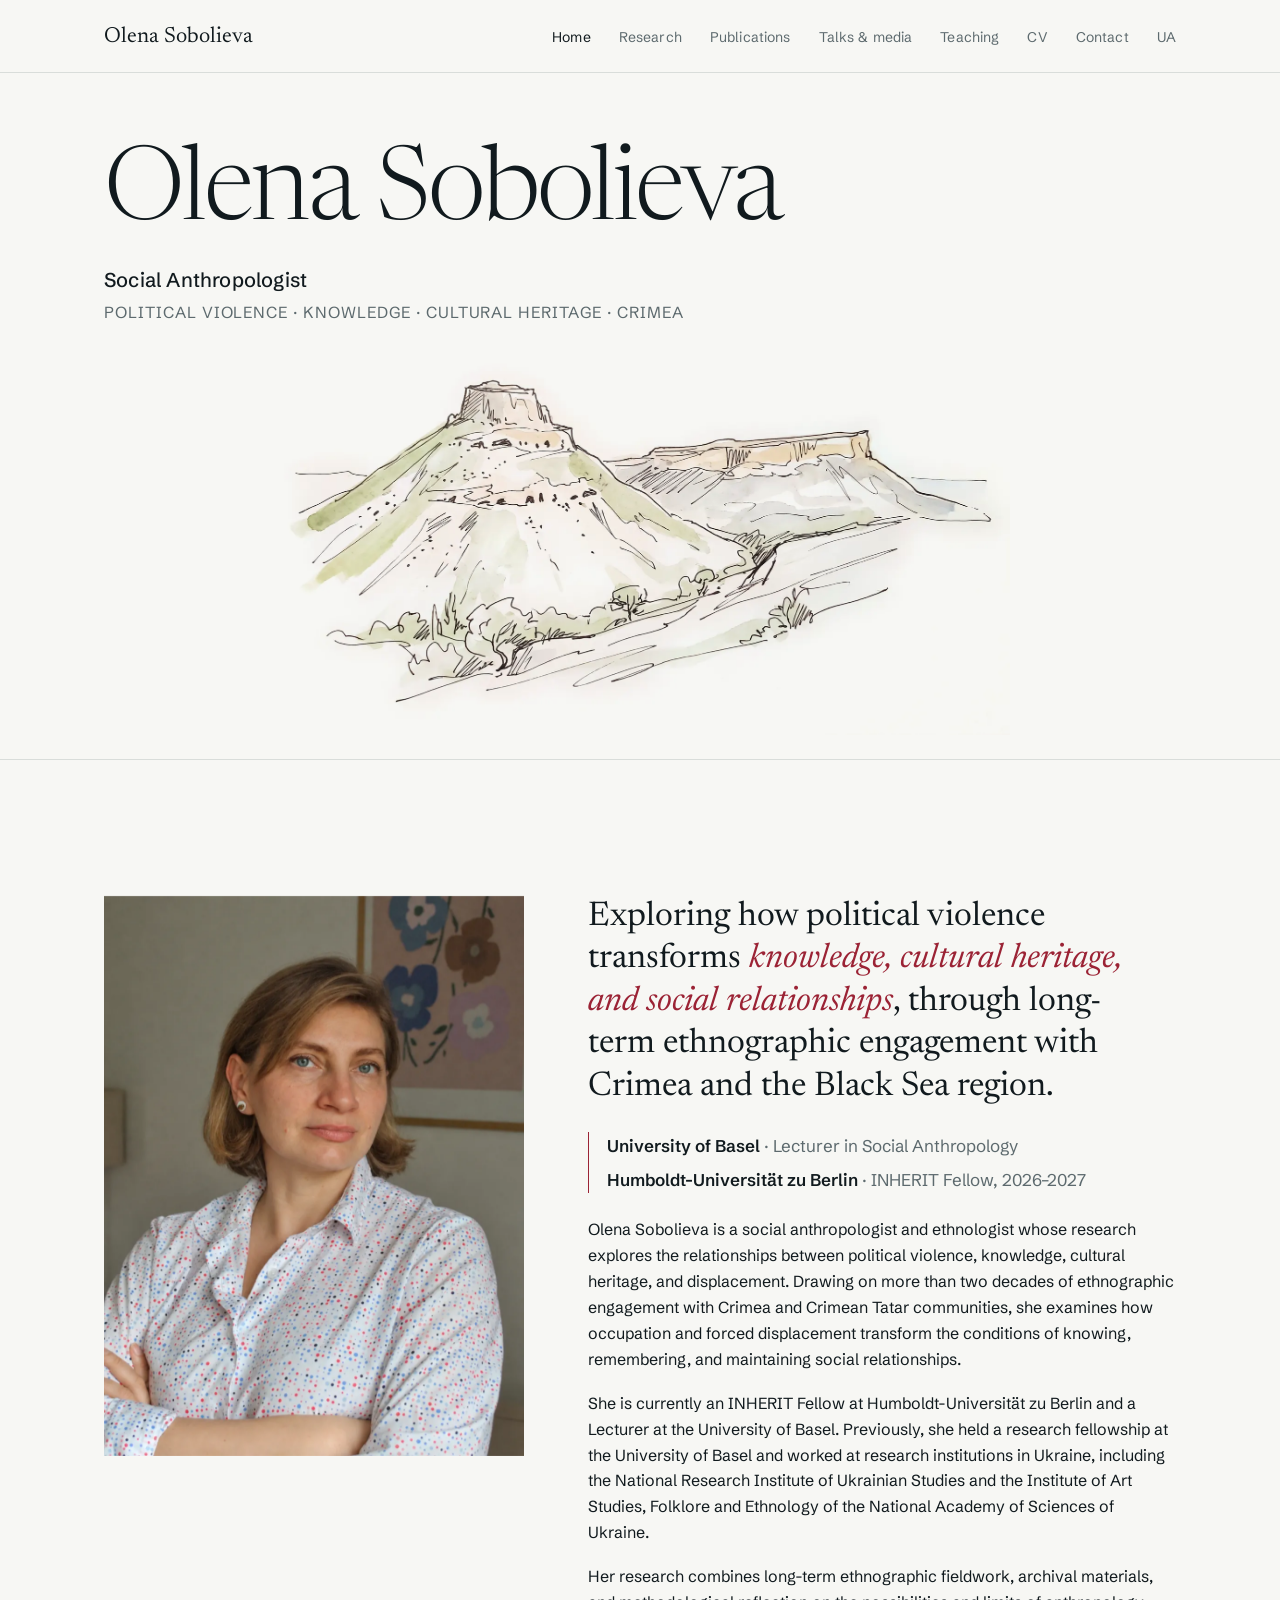
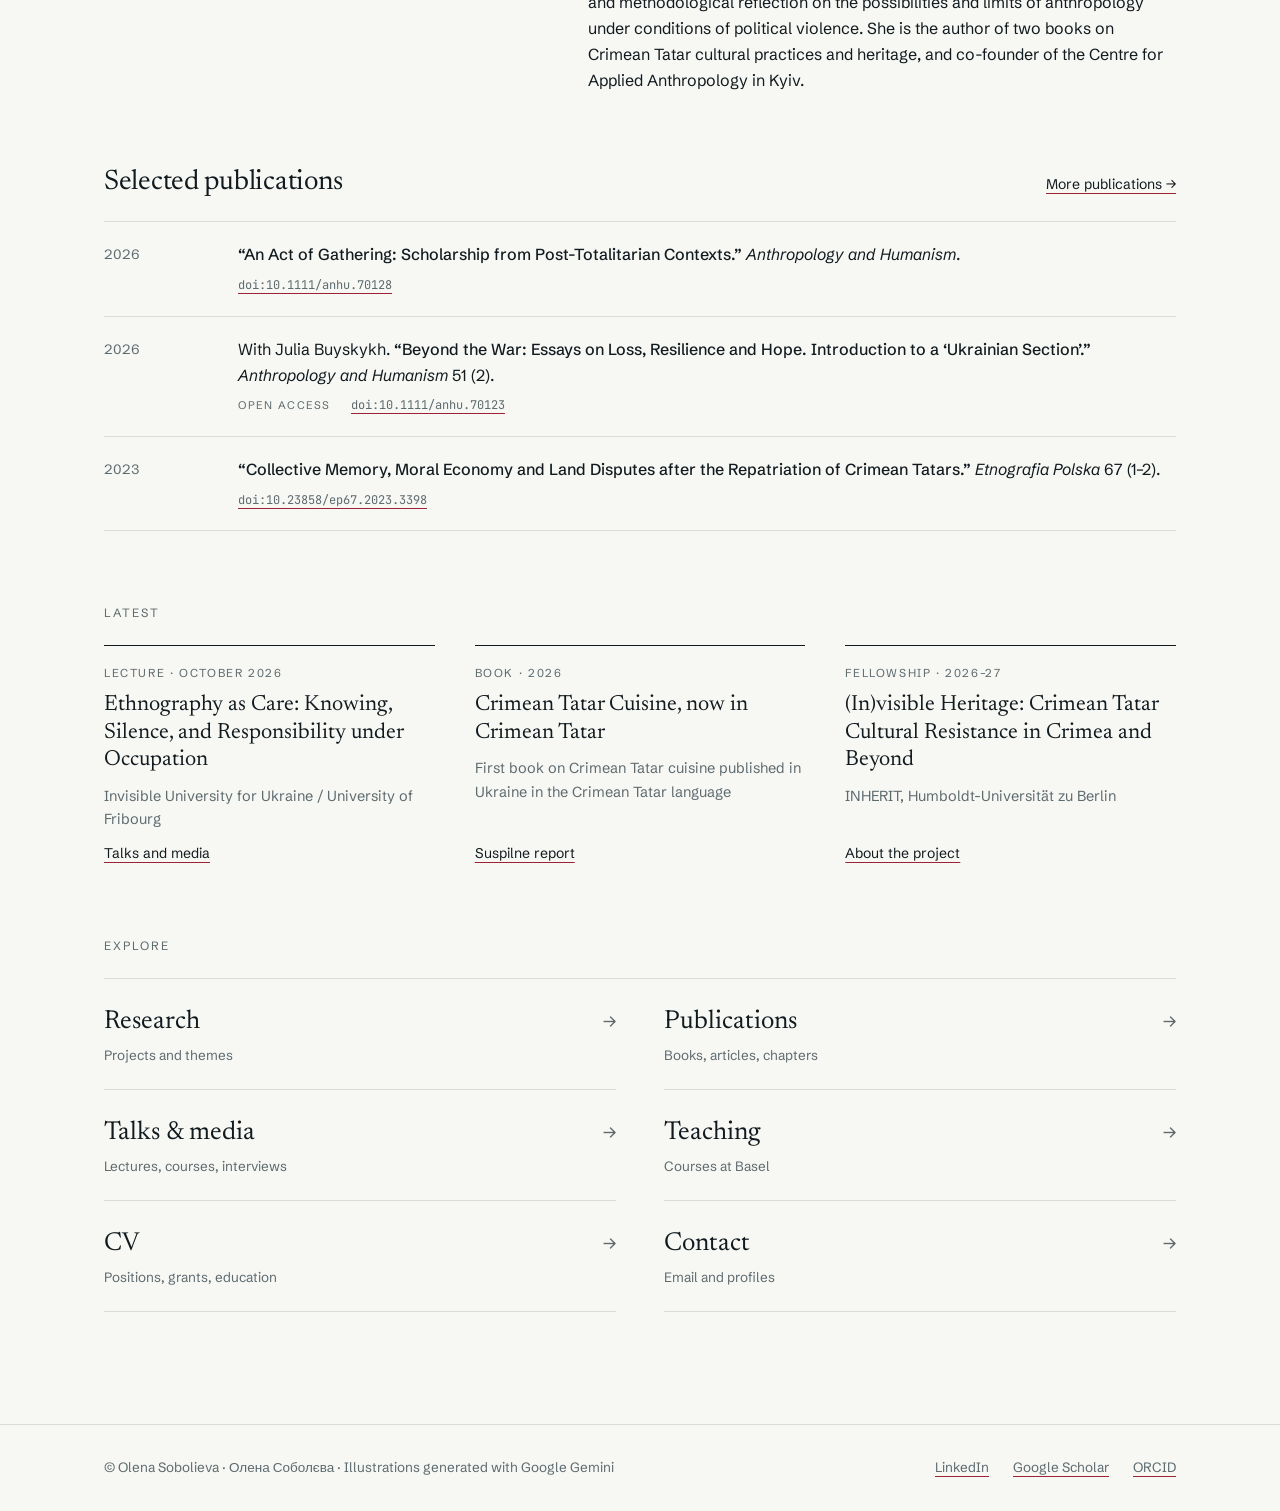
<file: index.html>
<!doctype html>
<html lang="en">
<head>
<meta charset="utf-8">
<meta name="viewport" content="width=device-width, initial-scale=1, viewport-fit=cover">
<title>Olena Sobolieva · Social Anthropologist</title>
<meta name="description" content="Olena Sobolieva (Олена Соболєва) is a social anthropologist at the University of Basel working on political violence, knowledge, and cultural heritage, with long-term ethnographic research in Crimea.">
<meta name="author" content="Olena Sobolieva">
<meta property="og:type" content="profile">
<meta property="og:title" content="Olena Sobolieva · Social Anthropologist">
<meta property="og:description" content="Olena Sobolieva is a social anthropologist at the University of Basel working on political violence, knowledge, and cultural heritage, with long-term ethnographic research in Crimea.">
<meta property="og:url" content="https://olena-sobolieva.info/">
<meta property="og:image" content="https://olena-sobolieva.info/images/crimea-mountains-illustration.jpg">
<meta name="twitter:card" content="summary_large_image">
<link rel="canonical" href="https://olena-sobolieva.info/">
<link rel="alternate" hreflang="en" href="https://olena-sobolieva.info/">
<link rel="alternate" hreflang="uk" href="https://olena-sobolieva.info/uk.html">
<link rel="alternate" hreflang="x-default" href="https://olena-sobolieva.info/">
<link rel="icon" href="favicon.svg" type="image/svg+xml">
<script type="application/ld+json">{"@context": "https://schema.org", "@type": "Person", "name": "Olena Sobolieva", "alternateName": ["Olena Soboleva", "Олена Соболєва"], "jobTitle": "Lecturer in Social Anthropology", "description": "Social anthropologist working on political violence, knowledge, cultural heritage, and displacement, with long-term ethnographic research in Crimea.", "url": "https://olena-sobolieva.info/", "image": "https://olena-sobolieva.info/images/olena-sobolieva-portrait.jpg", "affiliation": [{"@type": "CollegeOrUniversity", "name": "University of Basel", "department": {"@type": "Organization", "name": "Institute of Social Anthropology"}}, {"@type": "CollegeOrUniversity", "name": "Humboldt-Universität zu Berlin"}], "alumniOf": {"@type": "CollegeOrUniversity", "name": "Taras Shevchenko National University of Kyiv"}, "knowsAbout": ["Social anthropology", "Political violence", "Cultural heritage", "Indigeneity", "Crimean Tatars", "Crimea", "Displacement", "Ethnography"], "sameAs": ["https://orcid.org/0000-0003-2673-3483", "https://scholar.google.com/citations?user=9arQNZ0AAAAJ", "https://www.linkedin.com/in/olena-sobolieva-127b26110/"]}</script>
<link rel="preconnect" href="https://fonts.googleapis.com">
<link rel="preconnect" href="https://fonts.gstatic.com" crossorigin>
<link rel="stylesheet" href="https://fonts.googleapis.com/css2?family=Schibsted+Grotesk:wght@400;500;600;700;800&amp;family=Newsreader:ital,opsz,wght@0,6..72,300;0,6..72,400;1,6..72,400&amp;family=JetBrains+Mono:wght@400;500&amp;display=swap">
<link rel="stylesheet" href="style.css?v=dddde8cc">
</head>
<body>
<header class="bar">
  <div class="wrap">
    <a class="brand" href="index.html">Olena Sobolieva</a>
    <nav class="tabs" aria-label="Sections">
      <a href="index.html" aria-current="page">Home</a>
      <a href="research.html">Research</a>
      <a href="publications.html">Publications</a>
      <a href="talks.html">Talks &amp; media</a>
      <a href="teaching.html">Teaching</a>
      <a href="cv.html">CV</a>
      <a href="contact.html">Contact</a>
      <a href="uk.html" lang="uk" title="Українською">UA</a>
    </nav>
  </div>
</header>

<main>
  <section class="view" id="home">
    <div class="hero">
      <div class="wrap hero-text">
        <h1>Olena Sobolieva</h1>
        <p class="role">Social Anthropologist</p><p class="fields">Political Violence · Knowledge · Cultural Heritage · Crimea</p>
      </div>
      <figure class="drawing wrap"><picture><source media="(max-width: 680px)" srcset="images/crimea-mountains-illustration-800.webp" type="image/webp"><source srcset="images/crimea-mountains-illustration-1600.webp" type="image/webp"><img class="sketch" src="images/crimea-mountains-illustration.jpg" alt="The flat-topped mountains of Crimea, ink-and-watercolour style illustration (AI-generated)" width="1600" height="995" decoding="async"></picture></figure>
    </div>
    <div class="wrap">
      <div class="intro">
        <picture><source media="(max-width: 680px)" srcset="images/olena-sobolieva-portrait-720.webp" type="image/webp"><source srcset="images/olena-sobolieva-portrait-960.webp" type="image/webp"><img class="portrait" src="images/olena-sobolieva-portrait.jpg" alt="Olena Sobolieva, social anthropologist at the University of Basel" width="960" height="1280" decoding="async" fetchpriority="high"></picture>
        <div class="text">
          <p class="lead">Exploring how political violence transforms <em>knowledge, cultural heritage, and social relationships</em>, through long-term ethnographic engagement with Crimea and the Black Sea region.</p>
          <div class="affil">
            <p><b>University of Basel</b> · Lecturer in Social Anthropology</p>
            <p><b>Humboldt-Universität zu Berlin</b> · INHERIT Fellow, 2026–2027</p>
          </div>
          <p>Olena Sobolieva is a social anthropologist and ethnologist whose research explores the relationships between political violence, knowledge, cultural heritage, and displacement. Drawing on more than two decades of ethnographic engagement with Crimea and Crimean Tatar communities, she examines how occupation and forced displacement transform the conditions of knowing, remembering, and maintaining social relationships.</p>
          <p>She is currently an INHERIT Fellow at Humboldt-Universität zu Berlin and a Lecturer at the University of Basel. Previously, she held a research fellowship at the University of Basel and worked at research institutions in Ukraine, including the National Research Institute of Ukrainian Studies and the Institute of Art Studies, Folklore and Ethnology of the National Academy of Sciences of Ukraine.</p>
          <p>Her research combines long-term ethnographic fieldwork, archival materials, and methodological reflection on the possibilities and limits of anthropology under conditions of political violence. She is the author of two books on Crimean Tatar cultural practices and heritage, and co-founder of the Centre for Applied Anthropology in Kyiv.</p>
        </div>
      </div>

      <div class="block">
        <div class="headrow"><h2>Selected publications</h2><a href="publications.html">More publications →</a></div>
        <ul class="list">
          <li><span class="y">2026</span><div class="c"><span class="t">“An Act of Gathering: Scholarship from Post-Totalitarian Contexts.”</span> <i>Anthropology and Humanism</i>.<div class="meta"><a class="doi" href="https://doi.org/10.1111/anhu.70128">doi:10.1111/anhu.70128</a></div></div></li>
          <li><span class="y">2026</span><div class="c">With Julia Buyskykh. <span class="t">“Beyond the War: Essays on Loss, Resilience and Hope. Introduction to a ‘Ukrainian Section’.”</span> <i>Anthropology and Humanism</i> 51 (2).<div class="meta"><span class="tag">Open access</span><a class="doi" href="https://doi.org/10.1111/anhu.70123">doi:10.1111/anhu.70123</a></div></div></li>
          <li><span class="y">2023</span><div class="c"><span class="t">“Collective Memory, Moral Economy and Land Disputes after the Repatriation of Crimean Tatars.”</span> <i>Etnografia Polska</i> 67 (1–2).<div class="meta"><a class="doi" href="https://doi.org/10.23858/ep67.2023.3398">doi:10.23858/ep67.2023.3398</a></div></div></li>
        </ul>
      </div>

      <div class="block">
        <span class="eyebrow">Latest</span>
        <div class="cards">
          <div class="card"><span class="k">Lecture · October 2026</span><b>Ethnography as Care: Knowing, Silence, and Responsibility under Occupation</b><span>Invisible University for Ukraine / University of Fribourg</span><a href="talks.html">Talks and media</a></div>
          <div class="card"><span class="k">Book · 2026</span><b>Crimean Tatar Cuisine, now in Crimean Tatar</b><span>First book on Crimean Tatar cuisine published in Ukraine in the Crimean Tatar language</span><a href="https://suspilne.media/crimea/1359918-v-ukraini-vperse-nadrukuut-knigu-pro-krimskotatarsku-kuhnu-krimskotatarskou-movou/">Suspilne report</a></div>
          <div class="card"><span class="k">Fellowship · 2026–27</span><b>(In)visible Heritage: Crimean Tatar Cultural Resistance in Crimea and Beyond</b><span>INHERIT, Humboldt-Universität zu Berlin</span><a href="research.html">About the project</a></div>
        </div>
      </div>

      <div class="block">
        <span class="eyebrow">Explore</span>
        <div class="jump">
          <a href="research.html"><div>Research<span>Projects and themes</span></div><i>→</i></a>
          <a href="publications.html"><div>Publications<span>Books, articles, chapters</span></div><i>→</i></a>
          <a href="talks.html"><div>Talks &amp; media<span>Lectures, courses, interviews</span></div><i>→</i></a>
          <a href="teaching.html"><div>Teaching<span>Courses at Basel</span></div><i>→</i></a>
          <a href="cv.html"><div>CV<span>Positions, grants, education</span></div><i>→</i></a>
          <a href="contact.html"><div>Contact<span>Email and profiles</span></div><i>→</i></a>
        </div>
      </div>
    </div>
  </section>
</main>

<footer>
  <div class="wrap">
    <span>© Olena Sobolieva · <span lang="uk">Олена Соболєва</span> · Illustrations generated with Google Gemini</span>
    <nav aria-label="Profiles">
      <a href="https://www.linkedin.com/in/olena-sobolieva-127b26110/">LinkedIn</a>
      <a href="https://scholar.google.com/citations?user=9arQNZ0AAAAJ&amp;hl=en">Google Scholar</a>
      <a href="https://orcid.org/0000-0003-2673-3483">ORCID</a>
    </nav>
  </div>
</footer>

<script src="script.js?v=e56ef705"></script>
</body>
</html>
</file>
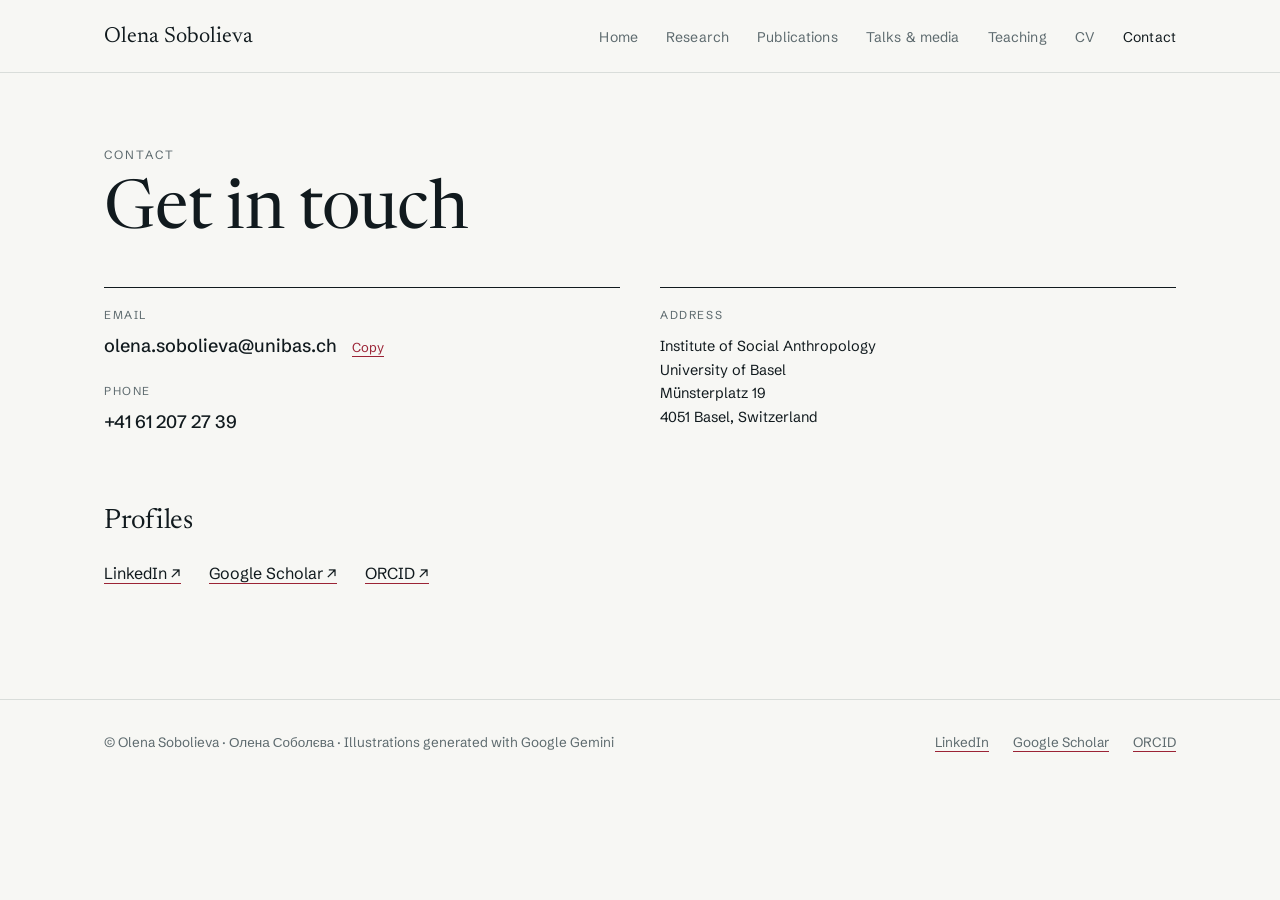
<file: contact.html>
<!doctype html>
<html lang="en">
<head>
<meta charset="utf-8">
<meta name="viewport" content="width=device-width, initial-scale=1, viewport-fit=cover">
<title>Contact · Olena Sobolieva</title>
<meta name="description" content="Contact Olena Sobolieva, Institute of Social Anthropology, University of Basel.">
<meta name="author" content="Olena Sobolieva">
<meta property="og:type" content="website">
<meta property="og:title" content="Contact · Olena Sobolieva">
<meta property="og:description" content="Contact Olena Sobolieva, Institute of Social Anthropology, University of Basel.">
<meta property="og:url" content="https://olena-sobolieva.info/contact.html">
<meta property="og:image" content="https://olena-sobolieva.info/images/crimea-mountains-illustration.jpg">
<meta name="twitter:card" content="summary_large_image">
<link rel="canonical" href="https://olena-sobolieva.info/contact.html">
<link rel="icon" href="favicon.svg" type="image/svg+xml">
<link rel="preconnect" href="https://fonts.googleapis.com">
<link rel="preconnect" href="https://fonts.gstatic.com" crossorigin>
<link rel="stylesheet" href="https://fonts.googleapis.com/css2?family=Schibsted+Grotesk:wght@400;500;600;700;800&amp;family=Newsreader:ital,opsz,wght@0,6..72,300;0,6..72,400;1,6..72,400&amp;family=JetBrains+Mono:wght@400;500&amp;display=swap">
<link rel="stylesheet" href="style.css?v=dddde8cc">
</head>
<body>
<header class="bar">
  <div class="wrap">
    <a class="brand" href="index.html">Olena Sobolieva</a>
    <nav class="tabs" aria-label="Sections">
      <a href="index.html">Home</a>
      <a href="research.html">Research</a>
      <a href="publications.html">Publications</a>
      <a href="talks.html">Talks &amp; media</a>
      <a href="teaching.html">Teaching</a>
      <a href="cv.html">CV</a>
      <a href="contact.html" aria-current="page">Contact</a>
    </nav>
  </div>
</header>

<main>
  <section class="view" id="contact">
    <div class="wrap">
      <div class="view-head"><span class="eyebrow">Contact</span><h1>Get in touch</h1></div>
      <div class="contact">
        <div class="card"><span class="k">Email</span><div class="row"><b id="email">olena.sobolieva@unibas.ch</b><button type="button" class="copy" id="copy-email">Copy</button></div><span class="k" style="margin-top:14px">Phone</span><b>+41 61 207 27 39</b></div>
        <div class="card"><span class="k">Address</span><span style="color:var(--ink)">Institute of Social Anthropology<br>University of Basel<br>Münsterplatz 19<br>4051 Basel, Switzerland</span></div>
      </div>
      <div class="block">
        <h2>Profiles</h2>
        <div class="links">
          <a href="https://www.linkedin.com/in/olena-sobolieva-127b26110/">LinkedIn ↗</a>
          <a href="https://scholar.google.com/citations?user=9arQNZ0AAAAJ&amp;hl=en">Google Scholar ↗</a>
          <a href="https://orcid.org/0000-0003-2673-3483">ORCID ↗</a>
        </div>
      </div>
    </div>
  </section>
</main>

<footer>
  <div class="wrap">
    <span>© Olena Sobolieva · <span lang="uk">Олена Соболєва</span> · Illustrations generated with Google Gemini</span>
    <nav aria-label="Profiles">
      <a href="https://www.linkedin.com/in/olena-sobolieva-127b26110/">LinkedIn</a>
      <a href="https://scholar.google.com/citations?user=9arQNZ0AAAAJ&amp;hl=en">Google Scholar</a>
      <a href="https://orcid.org/0000-0003-2673-3483">ORCID</a>
    </nav>
  </div>
</footer>

<script src="script.js?v=e56ef705"></script>
</body>
</html>
</file>
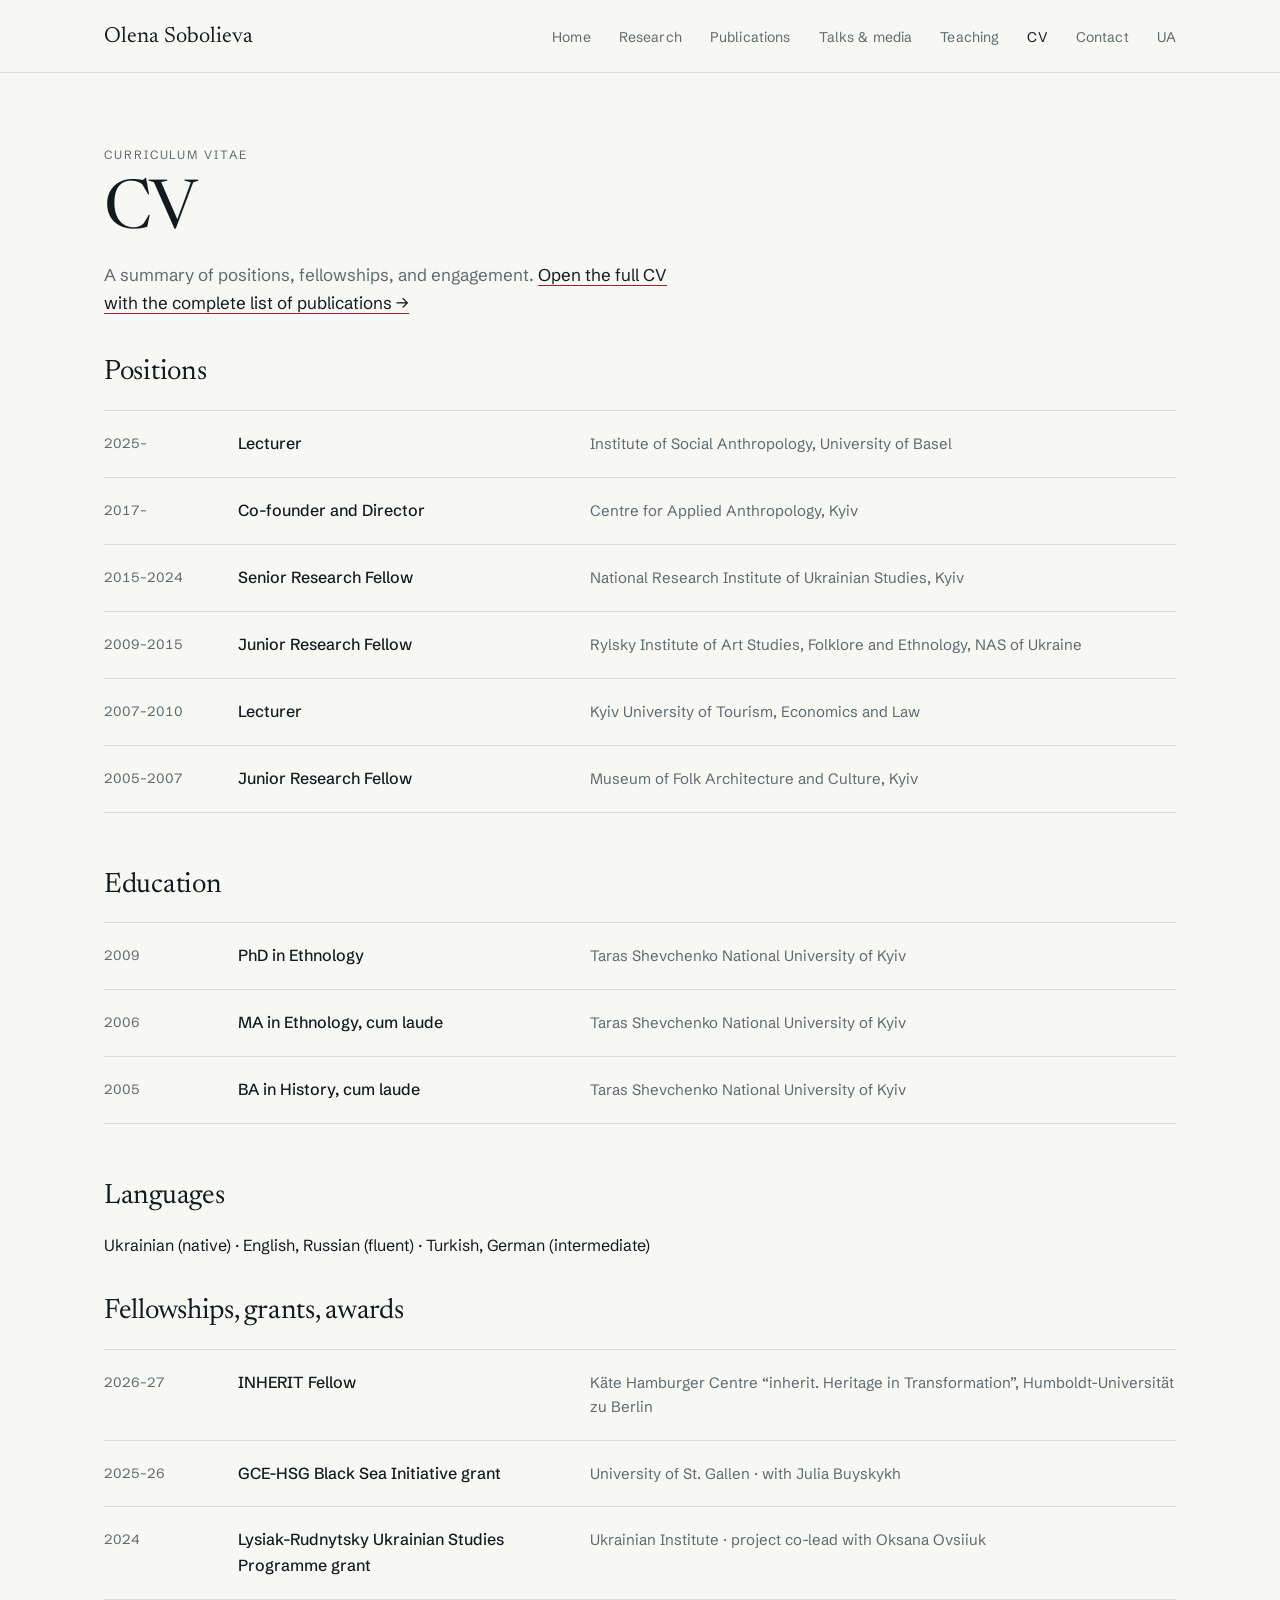
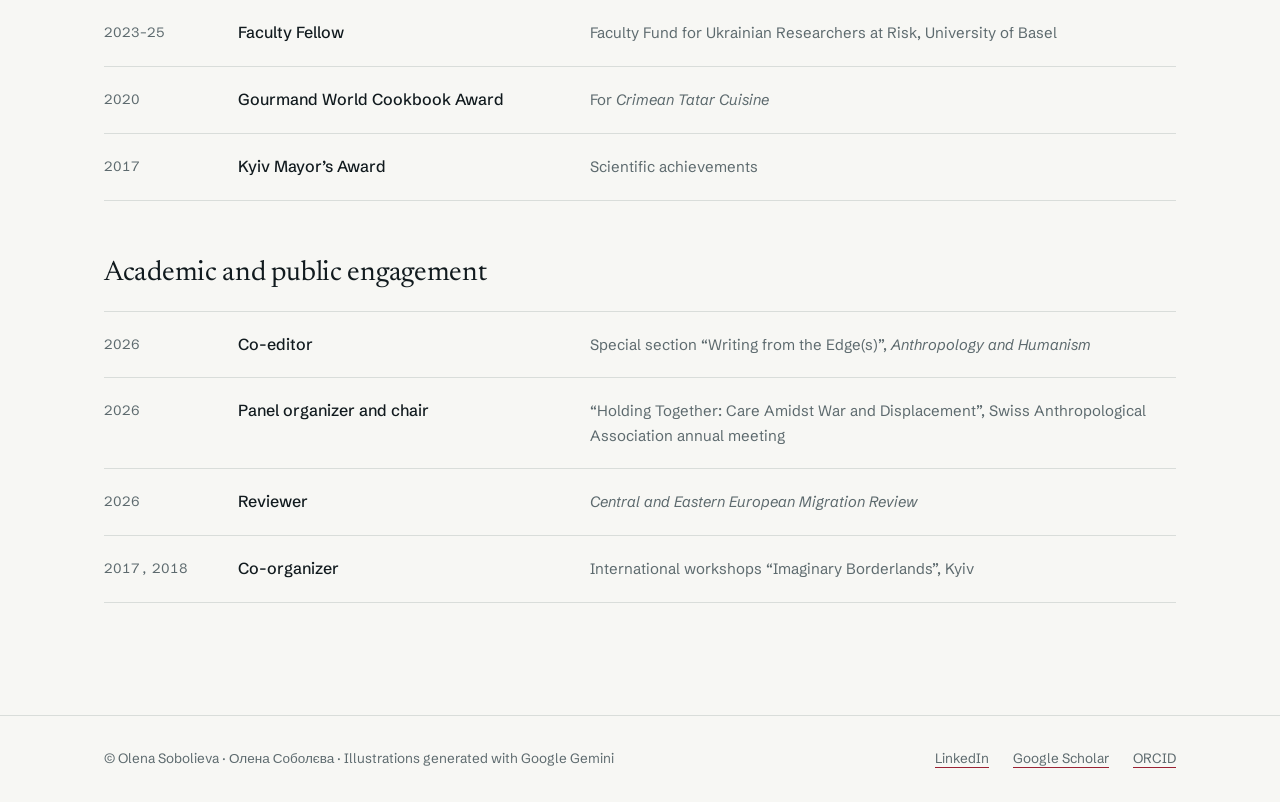
<file: cv.html>
<!doctype html>
<html lang="en">
<head>
<meta charset="utf-8">
<meta name="viewport" content="width=device-width, initial-scale=1, viewport-fit=cover">
<title>CV · Olena Sobolieva</title>
<meta name="description" content="Curriculum vitae of Olena Sobolieva: positions, fellowships, grants, engagement, and education.">
<meta name="author" content="Olena Sobolieva">
<meta property="og:type" content="website">
<meta property="og:title" content="CV · Olena Sobolieva">
<meta property="og:description" content="Curriculum vitae of Olena Sobolieva: positions, fellowships, grants, engagement, and education.">
<meta property="og:url" content="https://olena-sobolieva.info/cv.html">
<meta property="og:image" content="https://olena-sobolieva.info/images/crimea-mountains-illustration.jpg">
<meta name="twitter:card" content="summary_large_image">
<link rel="canonical" href="https://olena-sobolieva.info/cv.html">
<link rel="icon" href="favicon.svg" type="image/svg+xml">
<link rel="preconnect" href="https://fonts.googleapis.com">
<link rel="preconnect" href="https://fonts.gstatic.com" crossorigin>
<link rel="stylesheet" href="https://fonts.googleapis.com/css2?family=Schibsted+Grotesk:wght@400;500;600;700;800&amp;family=Newsreader:ital,opsz,wght@0,6..72,300;0,6..72,400;1,6..72,400&amp;family=JetBrains+Mono:wght@400;500&amp;display=swap">
<link rel="stylesheet" href="style.css?v=dddde8cc">
</head>
<body>
<header class="bar">
  <div class="wrap">
    <a class="brand" href="index.html">Olena Sobolieva</a>
    <nav class="tabs" aria-label="Sections">
      <a href="index.html">Home</a>
      <a href="research.html">Research</a>
      <a href="publications.html">Publications</a>
      <a href="talks.html">Talks &amp; media</a>
      <a href="teaching.html">Teaching</a>
      <a href="cv.html" aria-current="page">CV</a>
      <a href="contact.html">Contact</a>
      <a href="uk.html" lang="uk" title="Українською">UA</a>
    </nav>
  </div>
</header>

<main>
  <section class="view" id="cv">
    <div class="wrap">
      <div class="view-head"><span class="eyebrow">Curriculum vitae</span><h1>CV</h1><p>A summary of positions, fellowships, and engagement. <a href="https://docs.google.com/document/d/1PV9Y_BzaNWqJDjNiixwEVfCt717pIUVa/edit">Open the full CV with the complete list of publications →</a></p></div>
      <div class="grid2">
        <div>
          <h2>Positions</h2>
          <ul class="list">
            <li><span class="y">2025–</span><div class="c"><span class="t">Lecturer</span><span class="s">Institute of Social Anthropology, University of Basel</span></div></li>
            <li><span class="y">2017–</span><div class="c"><span class="t">Co-founder and Director</span><span class="s">Centre for Applied Anthropology, Kyiv</span></div></li>
            <li><span class="y">2015–2024</span><div class="c"><span class="t">Senior Research Fellow</span><span class="s">National Research Institute of Ukrainian Studies, Kyiv</span></div></li>
            <li><span class="y">2009–2015</span><div class="c"><span class="t">Junior Research Fellow</span><span class="s">Rylsky Institute of Art Studies, Folklore and Ethnology, NAS of Ukraine</span></div></li>
            <li><span class="y">2007–2010</span><div class="c"><span class="t">Lecturer</span><span class="s">Kyiv University of Tourism, Economics and Law</span></div></li>
            <li><span class="y">2005–2007</span><div class="c"><span class="t">Junior Research Fellow</span><span class="s">Museum of Folk Architecture and Culture, Kyiv</span></div></li>
          </ul>
          <h2>Education</h2>
          <ul class="list">
            <li><span class="y">2009</span><div class="c"><span class="t">PhD in Ethnology</span><span class="s">Taras Shevchenko National University of Kyiv</span></div></li>
            <li><span class="y">2006</span><div class="c"><span class="t">MA in Ethnology, cum laude</span><span class="s">Taras Shevchenko National University of Kyiv</span></div></li>
            <li><span class="y">2005</span><div class="c"><span class="t">BA in History, cum laude</span><span class="s">Taras Shevchenko National University of Kyiv</span></div></li>
          </ul>
          <h2>Languages</h2>
          <p>Ukrainian (native) · English, Russian (fluent) · Turkish, German (intermediate)</p>
        </div>
        <div>
          <h2>Fellowships, grants, awards</h2>
          <ul class="list">
            <li><span class="y">2026–27</span><div class="c"><span class="t">INHERIT Fellow</span><span class="s">Käte Hamburger Centre “inherit. Heritage in Transformation”, Humboldt-Universität zu Berlin</span></div></li>
            <li><span class="y">2025–26</span><div class="c"><span class="t">GCE-HSG Black Sea Initiative grant</span><span class="s">University of St. Gallen · with Julia Buyskykh</span></div></li>
            <li><span class="y">2024</span><div class="c"><span class="t">Lysiak-Rudnytsky Ukrainian Studies Programme grant</span><span class="s">Ukrainian Institute · project co-lead with Oksana Ovsiiuk</span></div></li>
            <li><span class="y">2023–25</span><div class="c"><span class="t">Faculty Fellow</span><span class="s">Faculty Fund for Ukrainian Researchers at Risk, University of Basel</span></div></li>
            <li><span class="y">2020</span><div class="c"><span class="t">Gourmand World Cookbook Award</span><span class="s">For <i>Crimean Tatar Cuisine</i></span></div></li>
            <li><span class="y">2017</span><div class="c"><span class="t">Kyiv Mayor’s Award</span><span class="s">Scientific achievements</span></div></li>
          </ul>
          <h2>Academic and public engagement</h2>
          <ul class="list">
            <li><span class="y">2026</span><div class="c"><span class="t">Co-editor</span><span class="s">Special section “Writing from the Edge(s)”, <i>Anthropology and Humanism</i></span></div></li>
            <li><span class="y">2026</span><div class="c"><span class="t">Panel organizer and chair</span><span class="s">“Holding Together: Care Amidst War and Displacement”, Swiss Anthropological Association annual meeting</span></div></li>
            <li><span class="y">2026</span><div class="c"><span class="t">Reviewer</span><span class="s"><i>Central and Eastern European Migration Review</i></span></div></li>
            <li><span class="y">2017, 2018</span><div class="c"><span class="t">Co-organizer</span><span class="s">International workshops “Imaginary Borderlands”, Kyiv</span></div></li>
          </ul>
        </div>
      </div>
    </div>
  </section>
</main>

<footer>
  <div class="wrap">
    <span>© Olena Sobolieva · <span lang="uk">Олена Соболєва</span> · Illustrations generated with Google Gemini</span>
    <nav aria-label="Profiles">
      <a href="https://www.linkedin.com/in/olena-sobolieva-127b26110/">LinkedIn</a>
      <a href="https://scholar.google.com/citations?user=9arQNZ0AAAAJ&amp;hl=en">Google Scholar</a>
      <a href="https://orcid.org/0000-0003-2673-3483">ORCID</a>
    </nav>
  </div>
</footer>

<script src="script.js?v=e56ef705"></script>
</body>
</html>
</file>
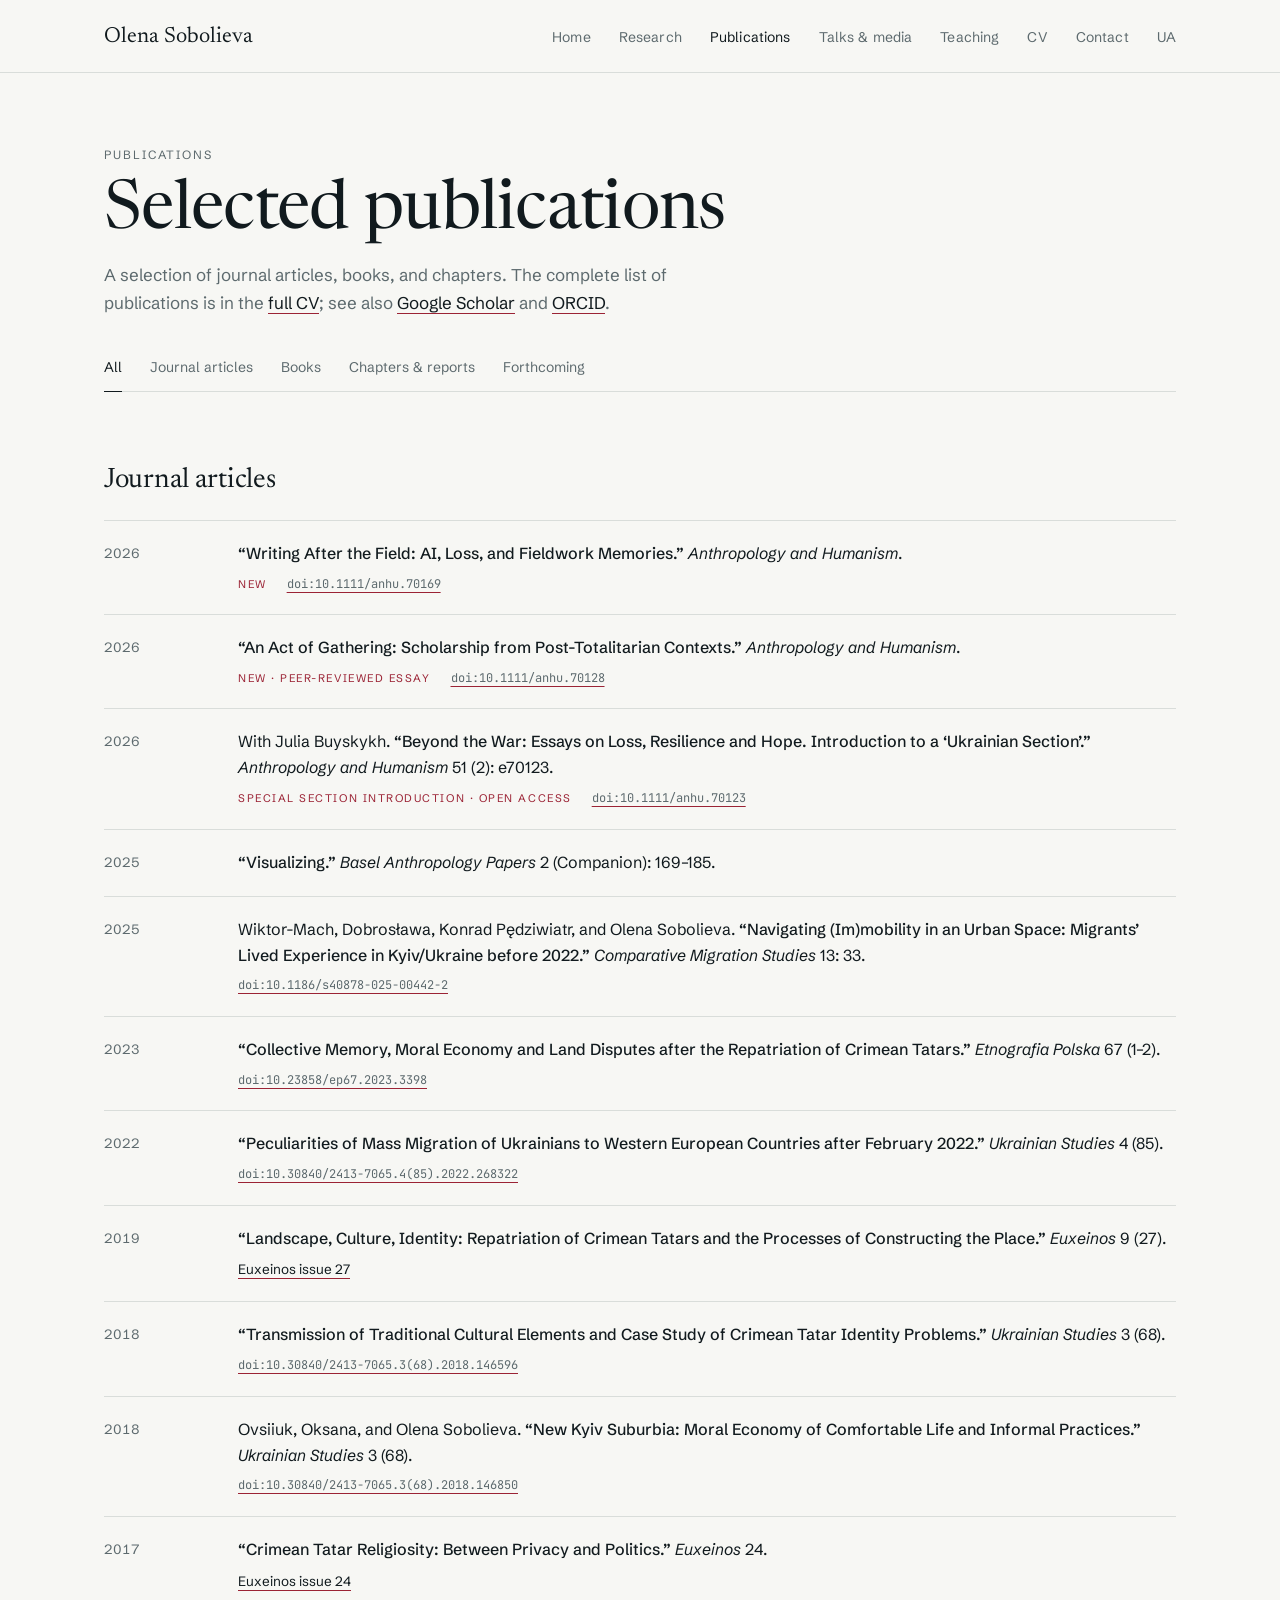
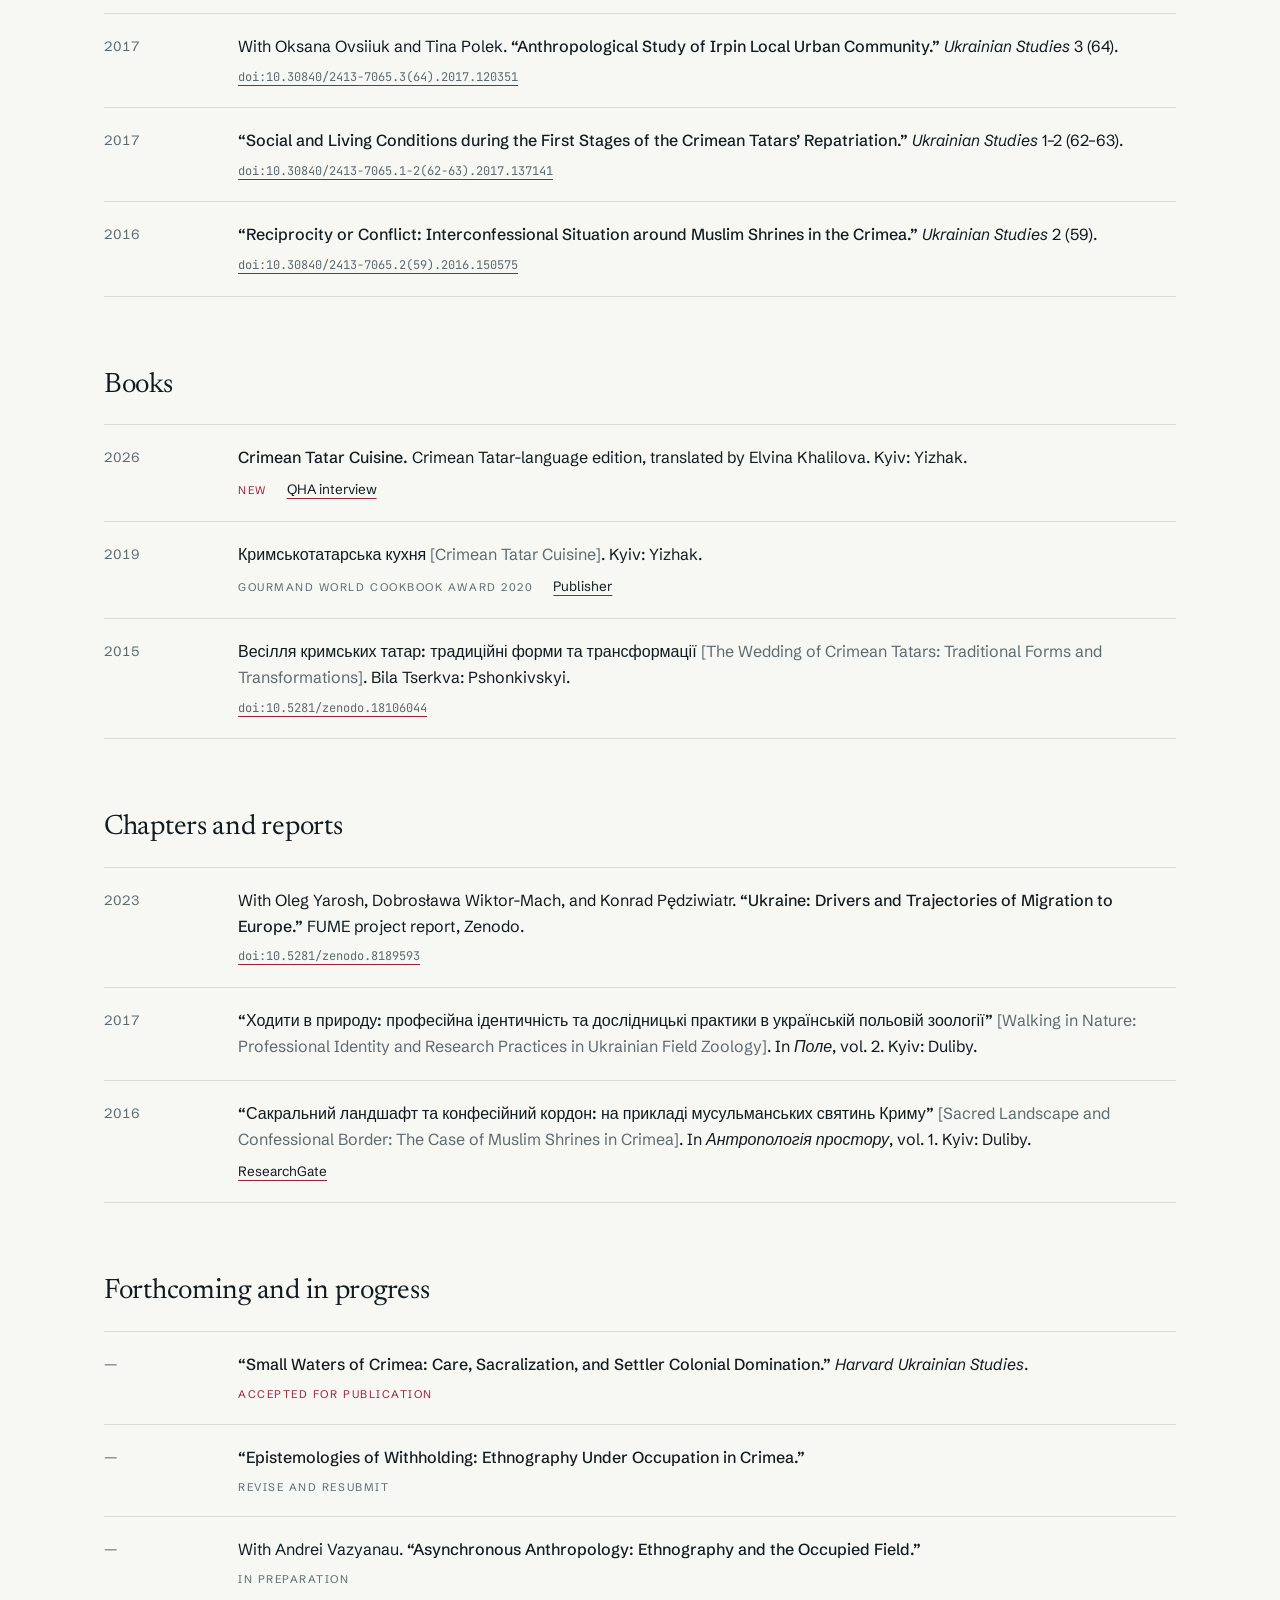
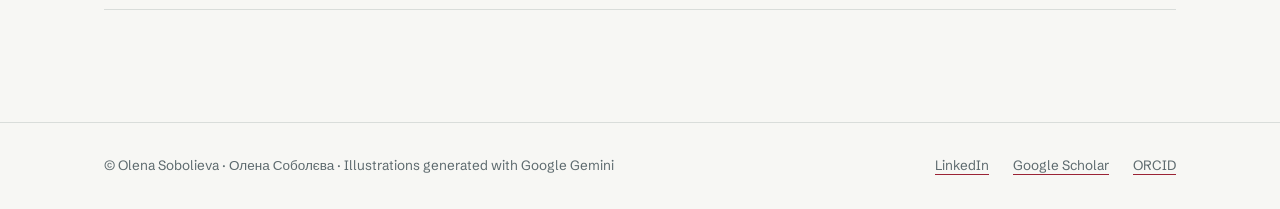
<file: publications.html>
<!doctype html>
<html lang="en">
<head>
<meta charset="utf-8">
<meta name="viewport" content="width=device-width, initial-scale=1, viewport-fit=cover">
<title>Publications · Olena Sobolieva</title>
<meta name="description" content="Journal articles, books, chapters, and forthcoming work by social anthropologist Olena Sobolieva.">
<meta name="author" content="Olena Sobolieva">
<meta property="og:type" content="website">
<meta property="og:title" content="Publications · Olena Sobolieva">
<meta property="og:description" content="Journal articles, books, chapters, and forthcoming work by social anthropologist Olena Sobolieva.">
<meta property="og:url" content="https://olena-sobolieva.info/publications.html">
<meta property="og:image" content="https://olena-sobolieva.info/images/crimea-mountains-illustration.jpg">
<meta name="twitter:card" content="summary_large_image">
<link rel="canonical" href="https://olena-sobolieva.info/publications.html">
<link rel="icon" href="favicon.svg" type="image/svg+xml">
<link rel="preconnect" href="https://fonts.googleapis.com">
<link rel="preconnect" href="https://fonts.gstatic.com" crossorigin>
<link rel="stylesheet" href="https://fonts.googleapis.com/css2?family=Schibsted+Grotesk:wght@400;500;600;700;800&amp;family=Newsreader:ital,opsz,wght@0,6..72,300;0,6..72,400;1,6..72,400&amp;family=JetBrains+Mono:wght@400;500&amp;display=swap">
<link rel="stylesheet" href="style.css?v=dddde8cc">
</head>
<body>
<header class="bar">
  <div class="wrap">
    <a class="brand" href="index.html">Olena Sobolieva</a>
    <nav class="tabs" aria-label="Sections">
      <a href="index.html">Home</a>
      <a href="research.html">Research</a>
      <a href="publications.html" aria-current="page">Publications</a>
      <a href="talks.html">Talks &amp; media</a>
      <a href="teaching.html">Teaching</a>
      <a href="cv.html">CV</a>
      <a href="contact.html">Contact</a>
      <a href="uk.html" lang="uk" title="Українською">UA</a>
    </nav>
  </div>
</header>

<main>
  <section class="view" id="publications">
    <div class="wrap">
      <div class="view-head"><span class="eyebrow">Publications</span><h1>Selected publications</h1><p>A selection of journal articles, books, and chapters. The complete list of publications is in the <a href="https://docs.google.com/document/d/1PV9Y_BzaNWqJDjNiixwEVfCt717pIUVa/edit">full CV</a>; see also <a href="https://scholar.google.com/citations?user=9arQNZ0AAAAJ&amp;hl=en">Google Scholar</a> and <a href="https://orcid.org/0000-0003-2673-3483">ORCID</a>.</p></div>
      <div class="filters" role="group" aria-label="Filter publications">
        <button type="button" id="f-all" data-f="all" aria-pressed="true">All</button>
        <button type="button" id="f-article" data-f="article" aria-pressed="false">Journal articles</button>
        <button type="button" id="f-book" data-f="book" aria-pressed="false">Books</button>
        <button type="button" id="f-chapter" data-f="chapter" aria-pressed="false">Chapters &amp; reports</button>
        <button type="button" id="f-wip" data-f="wip" aria-pressed="false">Forthcoming</button>
      </div>

      <div class="block" data-k="article">
        <h2>Journal articles</h2>
        <ul class="list">
          <li><span class="y">2026</span><div class="c"><span class="t">“Writing After the Field: AI, Loss, and Fieldwork Memories.”</span> <i>Anthropology and Humanism</i>.<div class="meta"><span class="tag hi">New</span><a class="doi" href="https://doi.org/10.1111/anhu.70169">doi:10.1111/anhu.70169</a></div></div></li>
          <li><span class="y">2026</span><div class="c"><span class="t">“An Act of Gathering: Scholarship from Post-Totalitarian Contexts.”</span> <i>Anthropology and Humanism</i>.<div class="meta"><span class="tag hi">New · peer-reviewed essay</span><a class="doi" href="https://doi.org/10.1111/anhu.70128">doi:10.1111/anhu.70128</a></div></div></li>
          <li><span class="y">2026</span><div class="c">With Julia Buyskykh. <span class="t">“Beyond the War: Essays on Loss, Resilience and Hope. Introduction to a ‘Ukrainian Section’.”</span> <i>Anthropology and Humanism</i> 51 (2): e70123.<div class="meta"><span class="tag hi">Special section introduction · open access</span><a class="doi" href="https://doi.org/10.1111/anhu.70123">doi:10.1111/anhu.70123</a></div></div></li>
          <li><span class="y">2025</span><div class="c"><span class="t">“Visualizing.”</span> <i>Basel Anthropology Papers</i> 2 (Companion): 169–185.</div></li>
          <li><span class="y">2025</span><div class="c">Wiktor-Mach, Dobrosława, Konrad Pędziwiatr, and Olena Sobolieva. <span class="t">“Navigating (Im)mobility in an Urban Space: Migrants’ Lived Experience in Kyiv/Ukraine before 2022.”</span> <i>Comparative Migration Studies</i> 13: 33.<div class="meta"><a class="doi" href="https://doi.org/10.1186/s40878-025-00442-2">doi:10.1186/s40878-025-00442-2</a></div></div></li>
          <li><span class="y">2023</span><div class="c"><span class="t">“Collective Memory, Moral Economy and Land Disputes after the Repatriation of Crimean Tatars.”</span> <i>Etnografia Polska</i> 67 (1–2).<div class="meta"><a class="doi" href="https://doi.org/10.23858/ep67.2023.3398">doi:10.23858/ep67.2023.3398</a></div></div></li>
          <li><span class="y">2022</span><div class="c"><span class="t">“Peculiarities of Mass Migration of Ukrainians to Western European Countries after February 2022.”</span> <i>Ukrainian Studies</i> 4 (85).<div class="meta"><a class="doi" href="https://doi.org/10.30840/2413-7065.4(85).2022.268322">doi:10.30840/2413-7065.4(85).2022.268322</a></div></div></li>
          <li><span class="y">2019</span><div class="c"><span class="t">“Landscape, Culture, Identity: Repatriation of Crimean Tatars and the Processes of Constructing the Place.”</span> <i>Euxeinos</i> 9 (27).<div class="meta"><a href="https://gce.unisg.ch/de/euxeinos/issues/27/">Euxeinos issue 27</a></div></div></li>
          <li><span class="y">2018</span><div class="c"><span class="t">“Transmission of Traditional Cultural Elements and Case Study of Crimean Tatar Identity Problems.”</span> <i>Ukrainian Studies</i> 3 (68).<div class="meta"><a class="doi" href="https://doi.org/10.30840/2413-7065.3(68).2018.146596">doi:10.30840/2413-7065.3(68).2018.146596</a></div></div></li>
          <li><span class="y">2018</span><div class="c">Ovsiiuk, Oksana, and Olena Sobolieva. <span class="t">“New Kyiv Suburbia: Moral Economy of Comfortable Life and Informal Practices.”</span> <i>Ukrainian Studies</i> 3 (68).<div class="meta"><a class="doi" href="https://doi.org/10.30840/2413-7065.3(68).2018.146850">doi:10.30840/2413-7065.3(68).2018.146850</a></div></div></li>
          <li><span class="y">2017</span><div class="c"><span class="t">“Crimean Tatar Religiosity: Between Privacy and Politics.”</span> <i>Euxeinos</i> 24.<div class="meta"><a href="https://gce.unisg.ch/de/euxeinos/issues/24/">Euxeinos issue 24</a></div></div></li>
          <li><span class="y">2017</span><div class="c">With Oksana Ovsiiuk and Tina Polek. <span class="t">“Anthropological Study of Irpin Local Urban Community.”</span> <i>Ukrainian Studies</i> 3 (64).<div class="meta"><a class="doi" href="https://doi.org/10.30840/2413-7065.3(64).2017.120351">doi:10.30840/2413-7065.3(64).2017.120351</a></div></div></li>
          <li><span class="y">2017</span><div class="c"><span class="t">“Social and Living Conditions during the First Stages of the Crimean Tatars’ Repatriation.”</span> <i>Ukrainian Studies</i> 1–2 (62–63).<div class="meta"><a class="doi" href="https://doi.org/10.30840/2413-7065.1-2(62-63).2017.137141">doi:10.30840/2413-7065.1-2(62-63).2017.137141</a></div></div></li>
          <li><span class="y">2016</span><div class="c"><span class="t">“Reciprocity or Conflict: Interconfessional Situation around Muslim Shrines in the Crimea.”</span> <i>Ukrainian Studies</i> 2 (59).<div class="meta"><a class="doi" href="https://doi.org/10.30840/2413-7065.2(59).2016.150575">doi:10.30840/2413-7065.2(59).2016.150575</a></div></div></li>
        </ul>
      </div>
      <div class="block" data-k="book">
        <h2>Books</h2>
        <ul class="list">
          <li><span class="y">2026</span><div class="c"><span class="t">Crimean Tatar Cuisine.</span> Crimean Tatar-language edition, translated by Elvina Khalilova. Kyiv: Yizhak.<div class="meta"><span class="tag hi">New</span><a href="https://qirim.news/news/kultura-zazvuchit-vlasnoyu-movoyu-knigu-pro-krimskotatarsku-kuhnyu-pereklali">QHA interview</a></div></div></li>
          <li><span class="y">2019</span><div class="c"><span class="t">Кримськотатарська кухня</span> <span class="tr">[Crimean Tatar Cuisine]</span>. Kyiv: Yizhak.<div class="meta"><span class="tag">Gourmand World Cookbook Award 2020</span><a href="https://yizhak.ua/shop/12-001">Publisher</a></div></div></li>
          <li><span class="y">2015</span><div class="c"><span class="t">Весілля кримських татар: традиційні форми та трансформації</span> <span class="tr">[The Wedding of Crimean Tatars: Traditional Forms and Transformations]</span>. Bila Tserkva: Pshonkivskyi.<div class="meta"><a class="doi" href="https://doi.org/10.5281/zenodo.18106044">doi:10.5281/zenodo.18106044</a></div></div></li>
        </ul>
      </div>
      <div class="block" data-k="chapter">
        <h2>Chapters and reports</h2>
        <ul class="list">
          <li><span class="y">2023</span><div class="c">With Oleg Yarosh, Dobrosława Wiktor-Mach, and Konrad Pędziwiatr. <span class="t">“Ukraine: Drivers and Trajectories of Migration to Europe.”</span> FUME project report, Zenodo.<div class="meta"><a class="doi" href="https://doi.org/10.5281/zenodo.8189593">doi:10.5281/zenodo.8189593</a></div></div></li>
          <li><span class="y">2017</span><div class="c"><span class="t">“Ходити в природу: професійна ідентичність та дослідницькі практики в українській польовій зоології”</span> <span class="tr">[Walking in Nature: Professional Identity and Research Practices in Ukrainian Field Zoology]</span>. In <i>Поле</i>, vol. 2. Kyiv: Duliby.</div></li>
          <li><span class="y">2016</span><div class="c"><span class="t">“Сакральний ландшафт та конфесійний кордон: на прикладі мусульманських святинь Криму”</span> <span class="tr">[Sacred Landscape and Confessional Border: The Case of Muslim Shrines in Crimea]</span>. In <i>Антропологія простору</i>, vol. 1. Kyiv: Duliby.<div class="meta"><a href="https://www.researchgate.net/publication/317822433">ResearchGate</a></div></div></li>
        </ul>
      </div>
      <div class="block" data-k="wip">
        <h2>Forthcoming and in progress</h2>
        <ul class="list">
          <li><span class="y">—</span><div class="c"><span class="t">“Small Waters of Crimea: Care, Sacralization, and Settler Colonial Domination.”</span> <i>Harvard Ukrainian Studies</i>.<div class="meta"><span class="tag hi">Accepted for publication</span></div></div></li>
          <li><span class="y">—</span><div class="c"><span class="t">“Epistemologies of Withholding: Ethnography Under Occupation in Crimea.”</span><div class="meta"><span class="tag">Revise and resubmit</span></div></div></li>
          <li><span class="y">—</span><div class="c">With Andrei Vazyanau. <span class="t">“Asynchronous Anthropology: Ethnography and the Occupied Field.”</span><div class="meta"><span class="tag">In preparation</span></div></div></li>
        </ul>
      </div>
    </div>
  </section>
</main>

<footer>
  <div class="wrap">
    <span>© Olena Sobolieva · <span lang="uk">Олена Соболєва</span> · Illustrations generated with Google Gemini</span>
    <nav aria-label="Profiles">
      <a href="https://www.linkedin.com/in/olena-sobolieva-127b26110/">LinkedIn</a>
      <a href="https://scholar.google.com/citations?user=9arQNZ0AAAAJ&amp;hl=en">Google Scholar</a>
      <a href="https://orcid.org/0000-0003-2673-3483">ORCID</a>
    </nav>
  </div>
</footer>

<script src="script.js?v=e56ef705"></script>
</body>
</html>
</file>
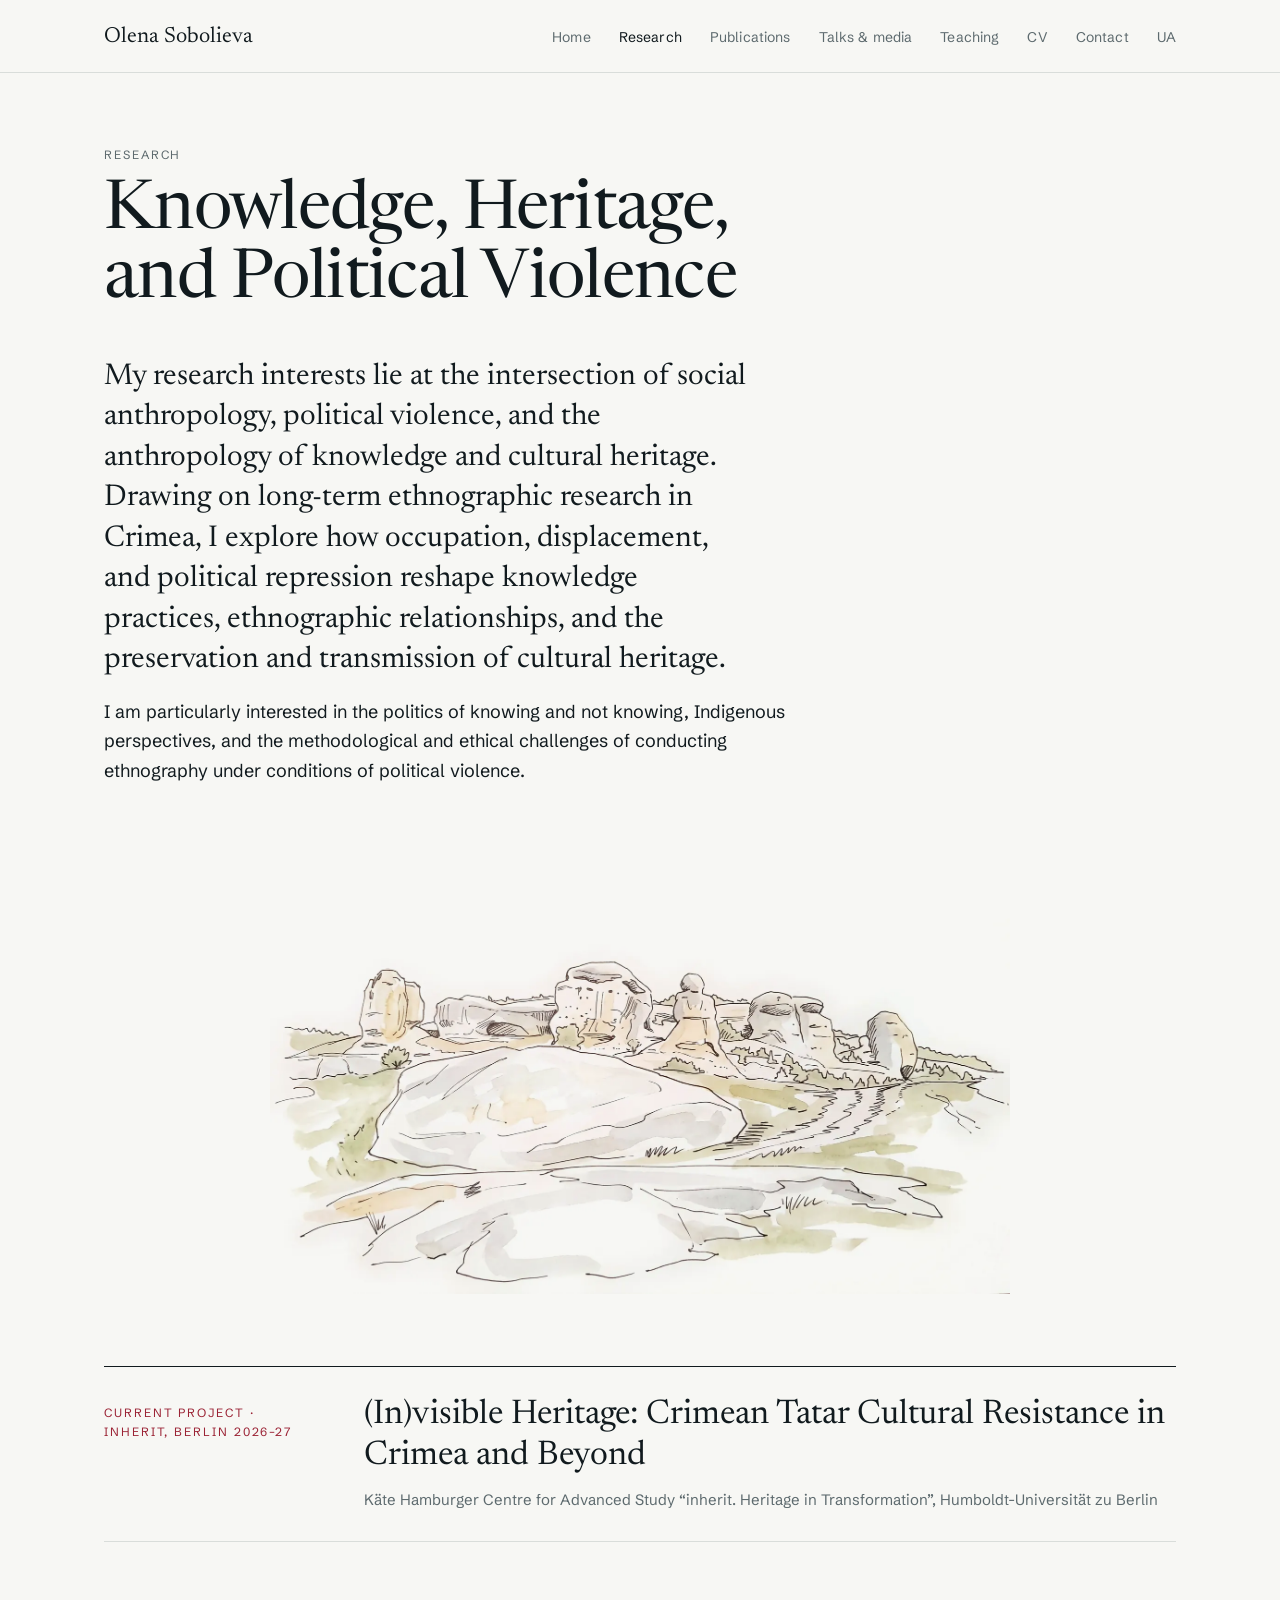
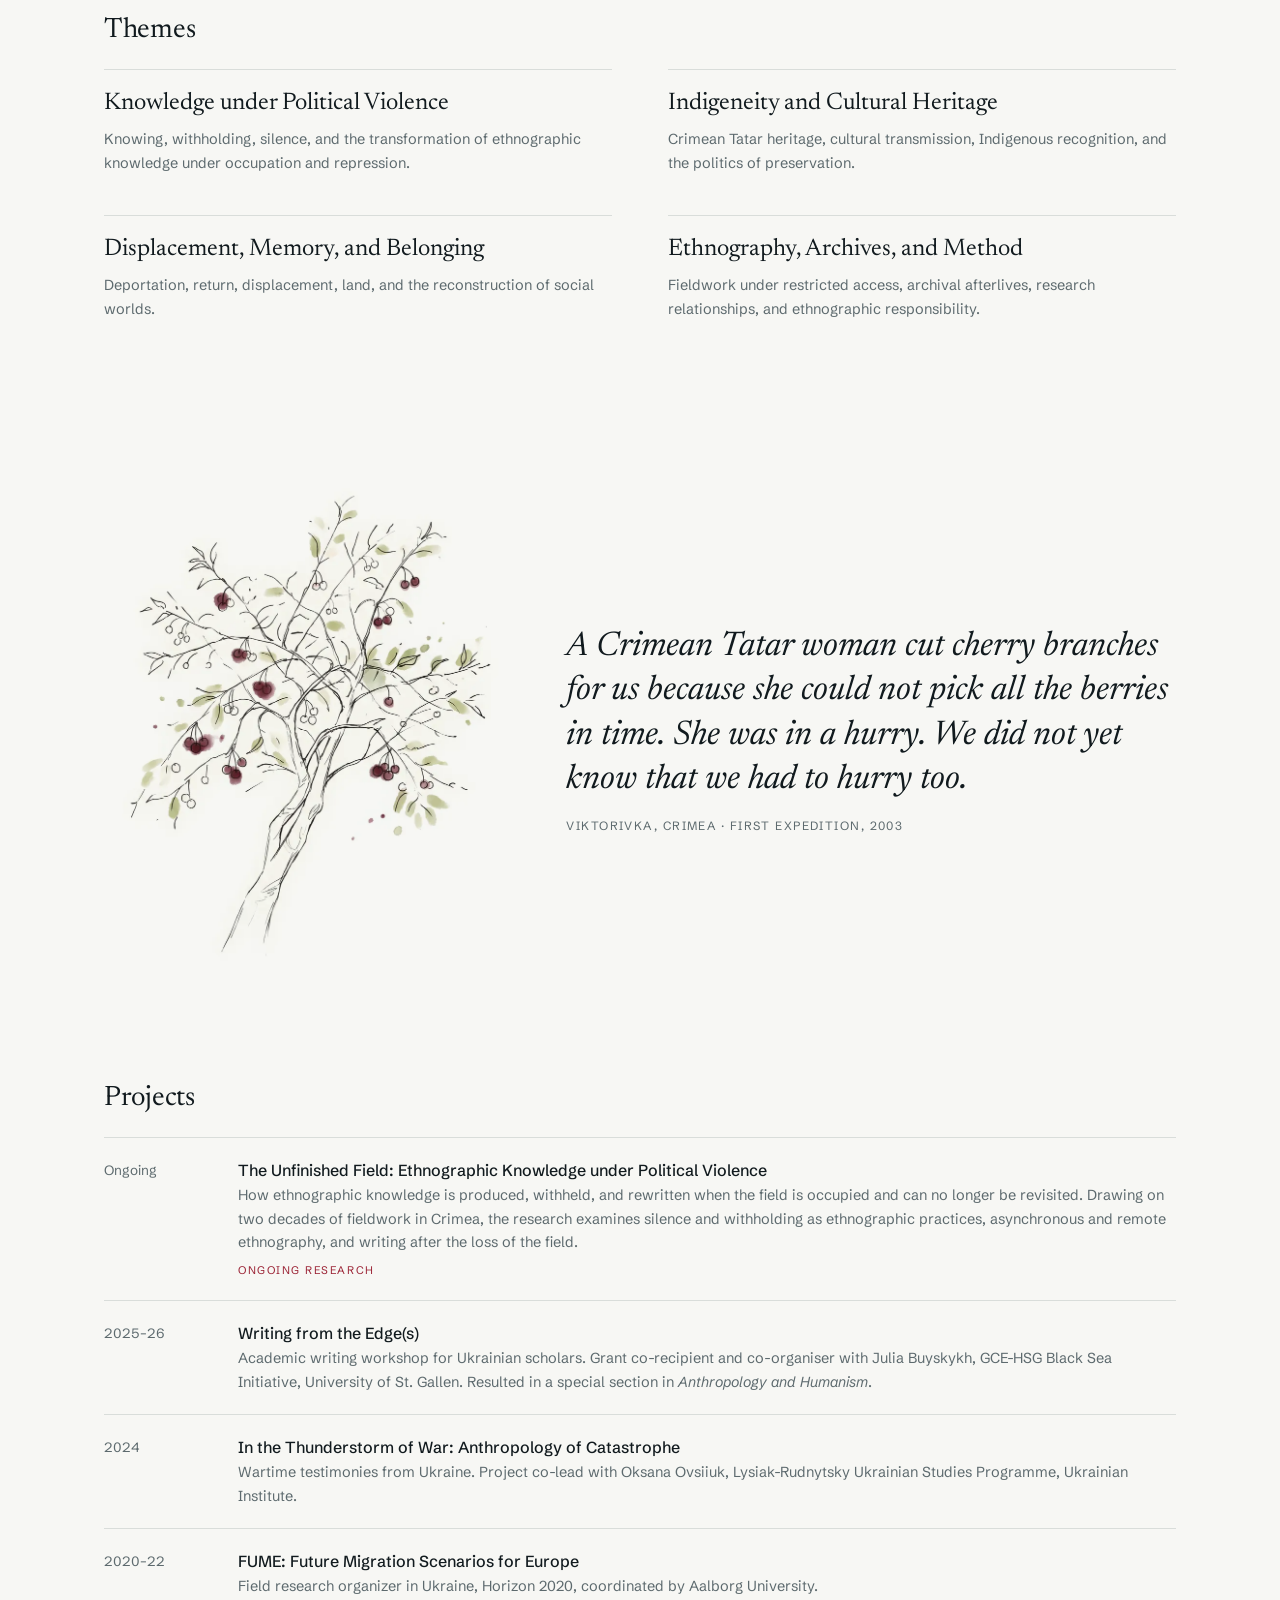
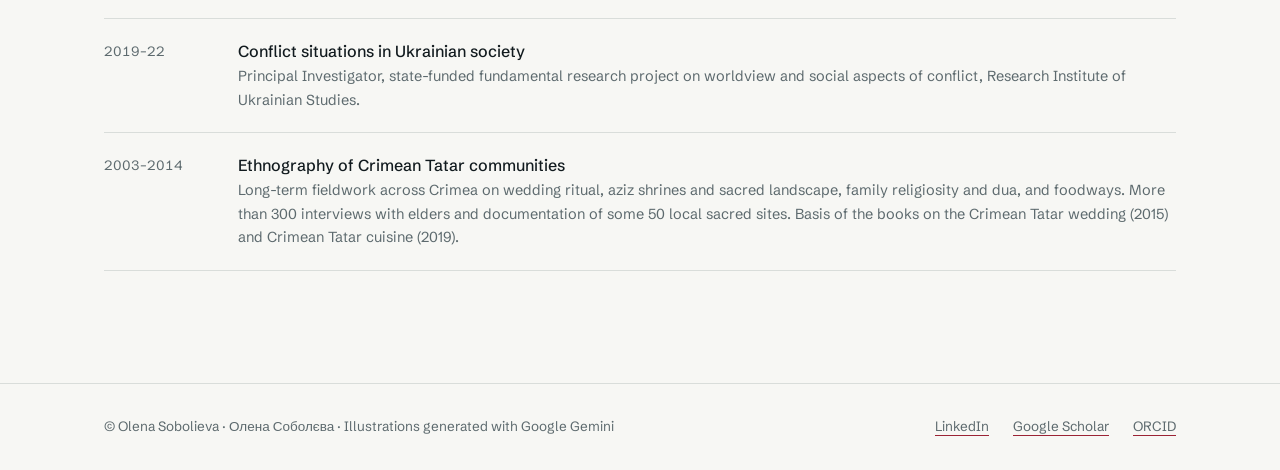
<file: research.html>
<!doctype html>
<html lang="en">
<head>
<meta charset="utf-8">
<meta name="viewport" content="width=device-width, initial-scale=1, viewport-fit=cover">
<title>Research · Olena Sobolieva</title>
<meta name="description" content="Research by Olena Sobolieva on knowledge, heritage, and political violence, grounded in long-term ethnography with Crimean Tatar communities.">
<meta name="author" content="Olena Sobolieva">
<meta property="og:type" content="website">
<meta property="og:title" content="Research · Olena Sobolieva">
<meta property="og:description" content="Research by Olena Sobolieva on knowledge, heritage, and political violence, grounded in long-term ethnography with Crimean Tatar communities.">
<meta property="og:url" content="https://olena-sobolieva.info/research.html">
<meta property="og:image" content="https://olena-sobolieva.info/images/crimea-mountains-illustration.jpg">
<meta name="twitter:card" content="summary_large_image">
<link rel="canonical" href="https://olena-sobolieva.info/research.html">
<link rel="icon" href="favicon.svg" type="image/svg+xml">
<link rel="preconnect" href="https://fonts.googleapis.com">
<link rel="preconnect" href="https://fonts.gstatic.com" crossorigin>
<link rel="stylesheet" href="https://fonts.googleapis.com/css2?family=Schibsted+Grotesk:wght@400;500;600;700;800&amp;family=Newsreader:ital,opsz,wght@0,6..72,300;0,6..72,400;1,6..72,400&amp;family=JetBrains+Mono:wght@400;500&amp;display=swap">
<link rel="stylesheet" href="style.css?v=dddde8cc">
</head>
<body>
<header class="bar">
  <div class="wrap">
    <a class="brand" href="index.html">Olena Sobolieva</a>
    <nav class="tabs" aria-label="Sections">
      <a href="index.html">Home</a>
      <a href="research.html" aria-current="page">Research</a>
      <a href="publications.html">Publications</a>
      <a href="talks.html">Talks &amp; media</a>
      <a href="teaching.html">Teaching</a>
      <a href="cv.html">CV</a>
      <a href="contact.html">Contact</a>
      <a href="uk.html" lang="uk" title="Українською">UA</a>
    </nav>
  </div>
</header>

<main>
  <section class="view" id="research">
    <div class="wrap">
      <div class="view-head"><span class="eyebrow">Research</span><h1>Knowledge, Heritage, and Political Violence</h1></div>
      <div class="statement"><p>My research interests lie at the intersection of social anthropology, political violence, and the anthropology of knowledge and cultural heritage. Drawing on long-term ethnographic research in Crimea, I explore how occupation, displacement, and political repression reshape knowledge practices, ethnographic relationships, and the preservation and transmission of cultural heritage.</p><p>I am particularly interested in the politics of knowing and not knowing, Indigenous perspectives, and the methodological and ethical challenges of conducting ethnography under conditions of political violence.</p></div>
      <figure class="band"><picture><source media="(max-width: 680px)" srcset="images/crimea-limestone-rocks-illustration-800.webp" type="image/webp"><source srcset="images/crimea-limestone-rocks-illustration-1600.webp" type="image/webp"><img class="sketch" src="images/crimea-limestone-rocks-illustration.jpg" alt="Weathered limestone rocks on a Crimean mountain plateau, ink-and-watercolour style illustration (AI-generated)" width="1600" height="995" decoding="async"></picture></figure>
      <div class="block">
        <div class="project">
          <span class="eyebrow">Current project · INHERIT, Berlin 2026–27</span>
          <b>(In)visible Heritage: Crimean Tatar Cultural Resistance in Crimea and Beyond</b>
          <span>Käte Hamburger Centre for Advanced Study “inherit. Heritage in Transformation”, Humboldt-Universität zu Berlin</span>
        </div>
      </div>
      <div class="block">
        <h2>Themes</h2>
        <div class="areas four">
          <div class="card"><b>Knowledge under Political Violence</b><span>Knowing, withholding, silence, and the transformation of ethnographic knowledge under occupation and repression.</span></div>
          <div class="card"><b>Indigeneity and Cultural Heritage</b><span>Crimean Tatar heritage, cultural transmission, Indigenous recognition, and the politics of preservation.</span></div>
          <div class="card"><b>Displacement, Memory, and Belonging</b><span>Deportation, return, displacement, land, and the reconstruction of social worlds.</span></div>
          <div class="card"><b>Ethnography, Archives, and Method</b><span>Fieldwork under restricted access, archival afterlives, research relationships, and ethnographic responsibility.</span></div>
        </div>
      </div>
      <div class="block">
        <div class="quote"><picture><source media="(max-width: 680px)" srcset="images/cherry-tree-illustration-600.webp" type="image/webp"><source srcset="images/cherry-tree-illustration-840.webp" type="image/webp"><img class="sketch" src="images/cherry-tree-illustration.jpg" alt="Cherry tree with ripe and unpicked cherries, ink-and-watercolour style illustration (AI-generated)" width="840" height="1125" decoding="async" loading="lazy"></picture><p>A Crimean Tatar woman cut cherry branches for us because she could not pick all the berries in time. She was in a hurry. We did not yet know that we had to hurry too.<small>Viktorivka, Crimea · first expedition, 2003</small></p></div>
      </div>
      <div class="block">
        <h2>Projects</h2>
        <ul class="list">
          <li><span class="y">Ongoing</span><div class="c"><span class="t">The Unfinished Field: Ethnographic Knowledge under Political Violence</span><span class="s">How ethnographic knowledge is produced, withheld, and rewritten when the field is occupied and can no longer be revisited. Drawing on two decades of fieldwork in Crimea, the research examines silence and withholding as ethnographic practices, asynchronous and remote ethnography, and writing after the loss of the field.</span><div class="meta"><span class="tag hi">Ongoing research</span></div></div></li>
          <li><span class="y">2025–26</span><div class="c"><span class="t">Writing from the Edge(s)</span><span class="s">Academic writing workshop for Ukrainian scholars. Grant co-recipient and co-organiser with Julia Buyskykh, GCE-HSG Black Sea Initiative, University of St. Gallen. Resulted in a special section in <i>Anthropology and Humanism</i>.</span></div></li>
          <li><span class="y">2024</span><div class="c"><span class="t">In the Thunderstorm of War: Anthropology of Catastrophe</span><span class="s">Wartime testimonies from Ukraine. Project co-lead with Oksana Ovsiiuk, Lysiak-Rudnytsky Ukrainian Studies Programme, Ukrainian Institute.</span></div></li>
          <li><span class="y">2020–22</span><div class="c"><span class="t">FUME: Future Migration Scenarios for Europe</span><span class="s">Field research organizer in Ukraine, Horizon 2020, coordinated by Aalborg University.</span></div></li>
          <li><span class="y">2019–22</span><div class="c"><span class="t">Conflict situations in Ukrainian society</span><span class="s">Principal Investigator, state-funded fundamental research project on worldview and social aspects of conflict, Research Institute of Ukrainian Studies.</span></div></li>
          <li><span class="y">2003–2014</span><div class="c"><span class="t">Ethnography of Crimean Tatar communities</span><span class="s">Long-term fieldwork across Crimea on wedding ritual, aziz shrines and sacred landscape, family religiosity and dua, and foodways. More than 300 interviews with elders and documentation of some 50 local sacred sites. Basis of the books on the Crimean Tatar wedding (2015) and Crimean Tatar cuisine (2019).</span></div></li>
        </ul>
      </div>
    </div>
  </section>
</main>

<footer>
  <div class="wrap">
    <span>© Olena Sobolieva · <span lang="uk">Олена Соболєва</span> · Illustrations generated with Google Gemini</span>
    <nav aria-label="Profiles">
      <a href="https://www.linkedin.com/in/olena-sobolieva-127b26110/">LinkedIn</a>
      <a href="https://scholar.google.com/citations?user=9arQNZ0AAAAJ&amp;hl=en">Google Scholar</a>
      <a href="https://orcid.org/0000-0003-2673-3483">ORCID</a>
    </nav>
  </div>
</footer>

<script src="script.js?v=e56ef705"></script>
</body>
</html>
</file>
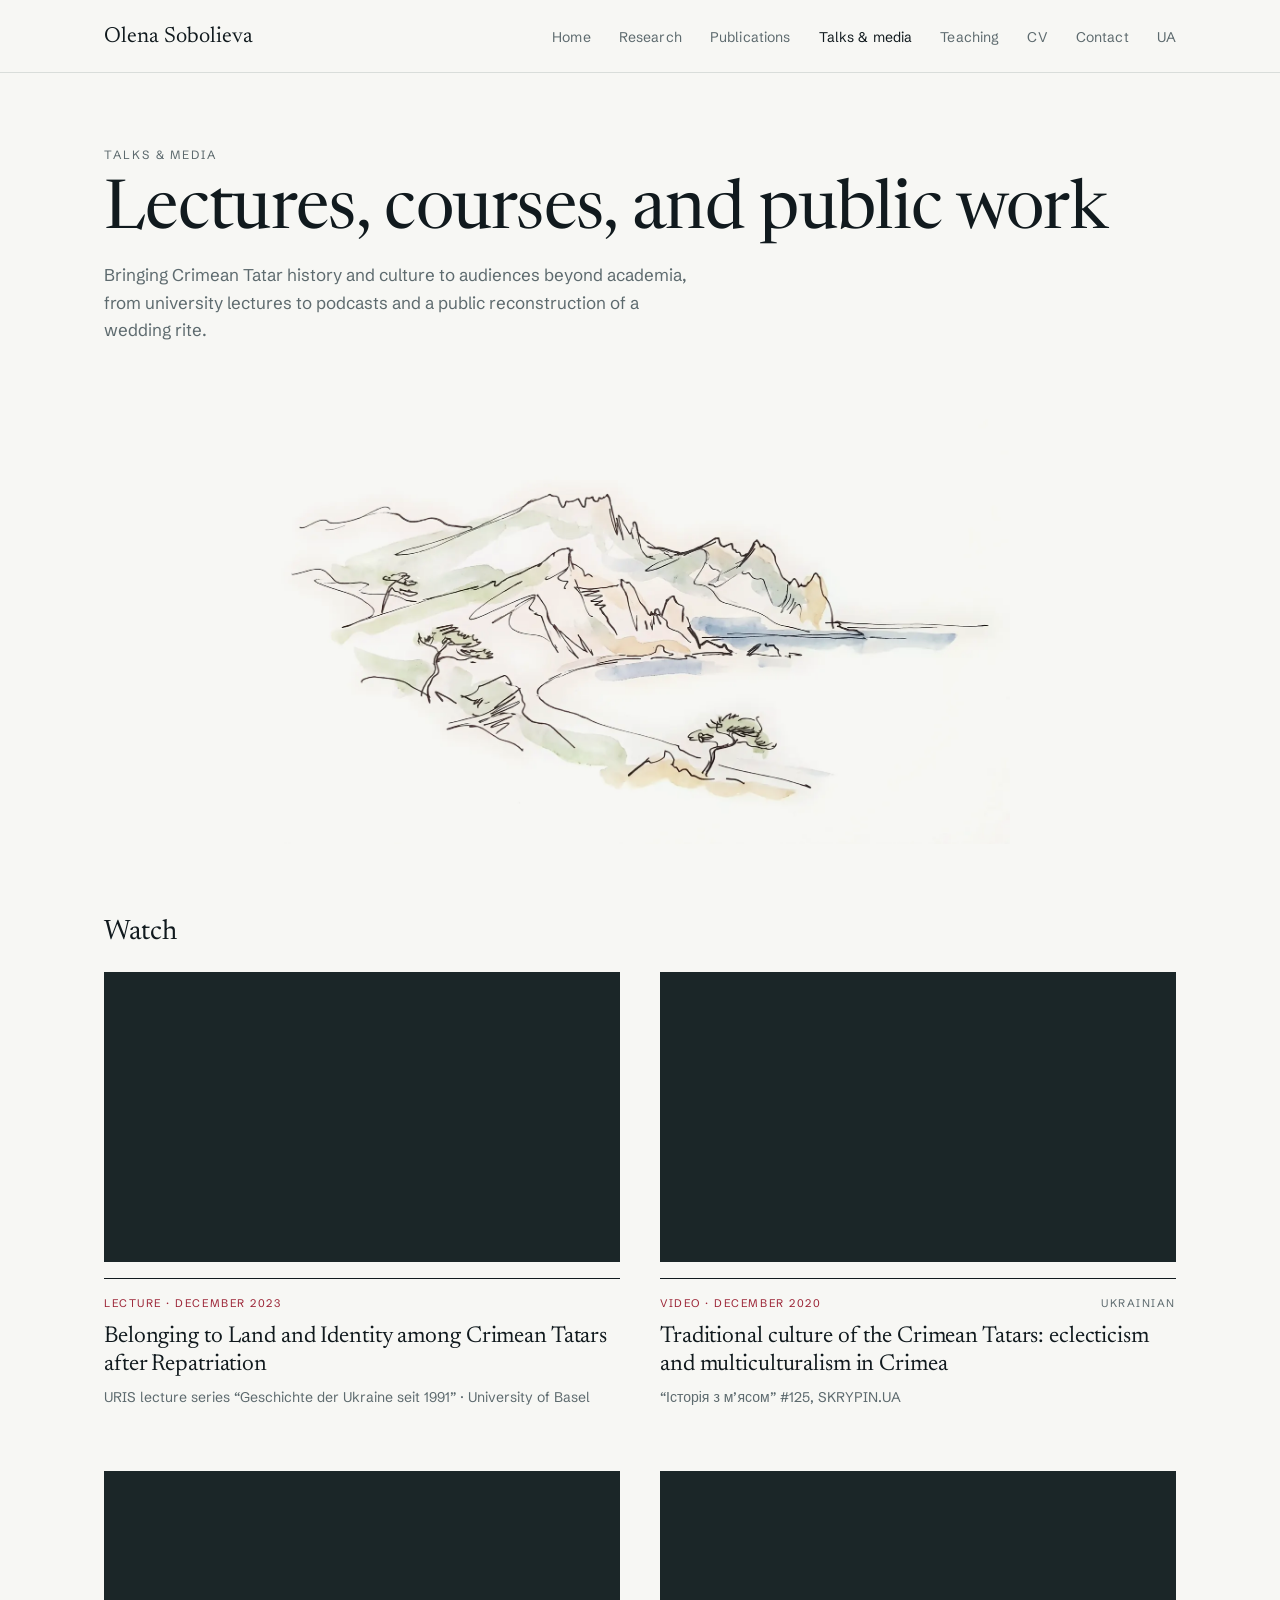
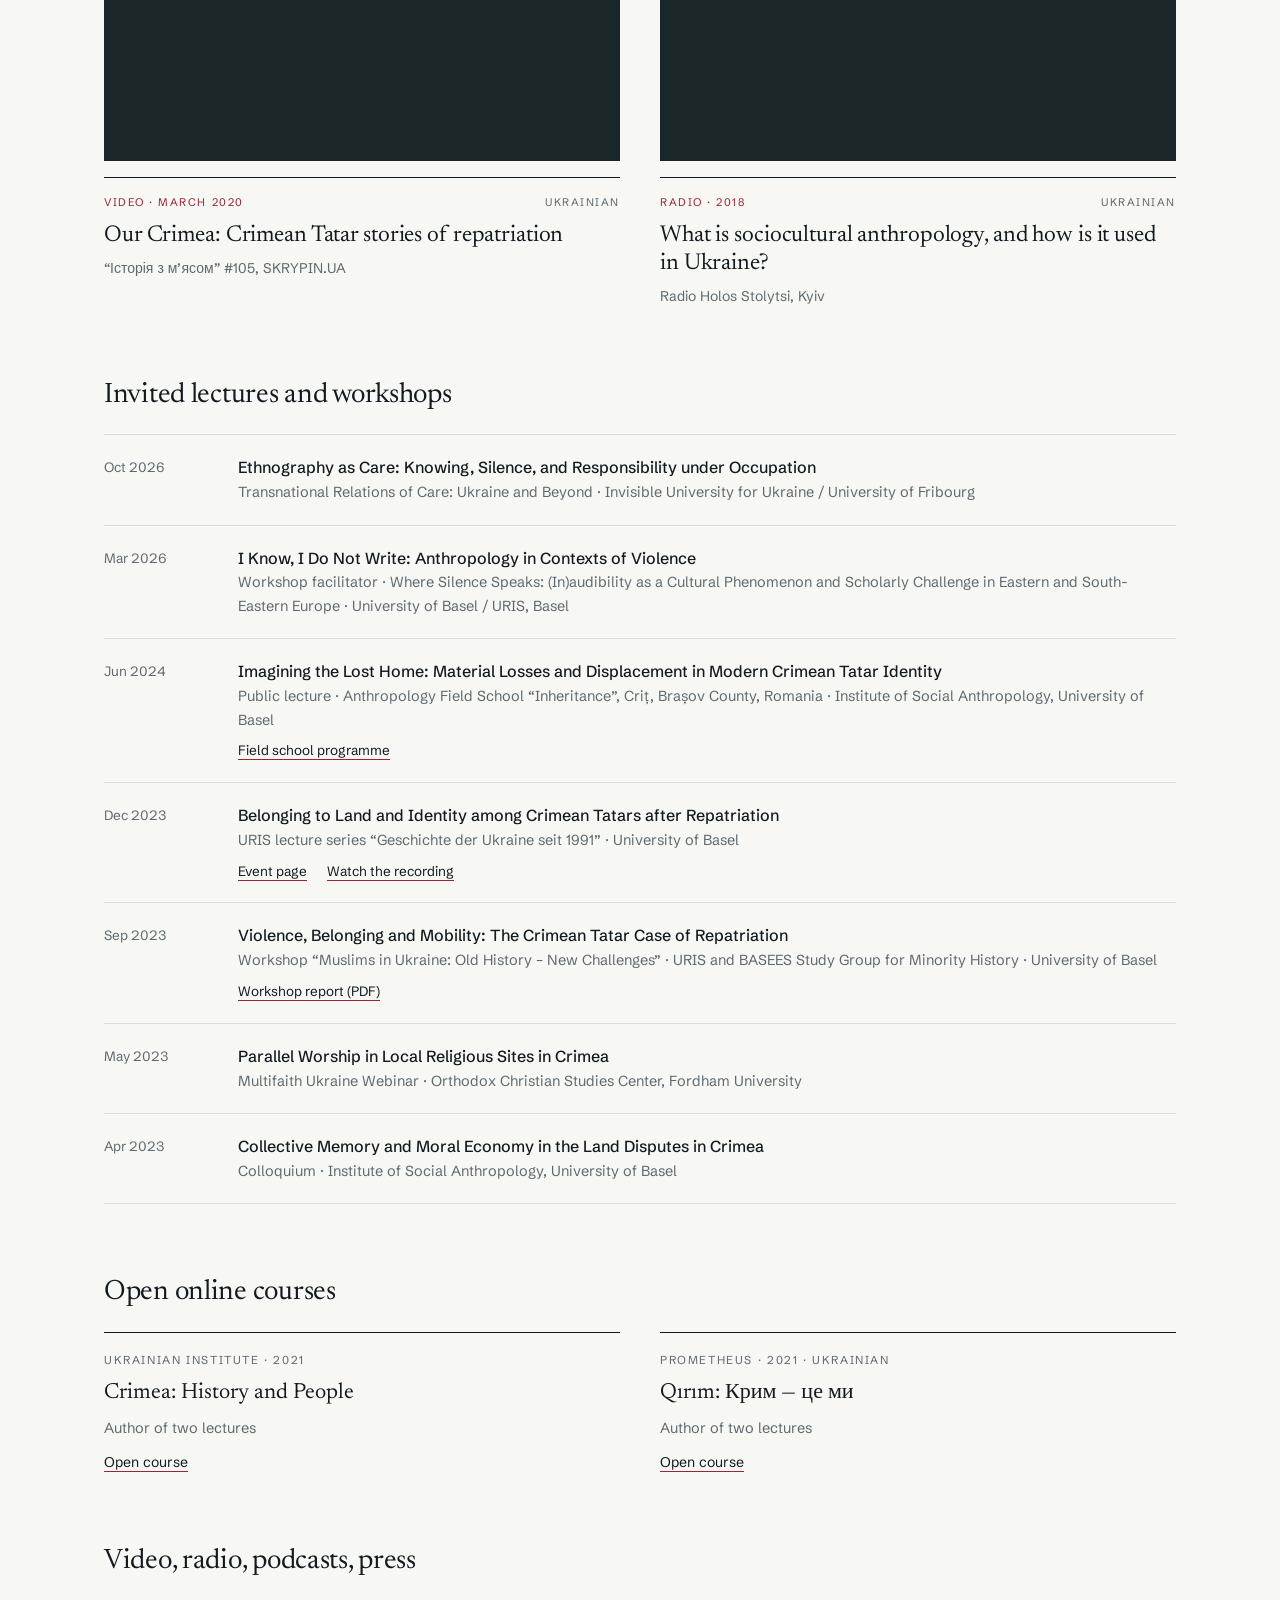
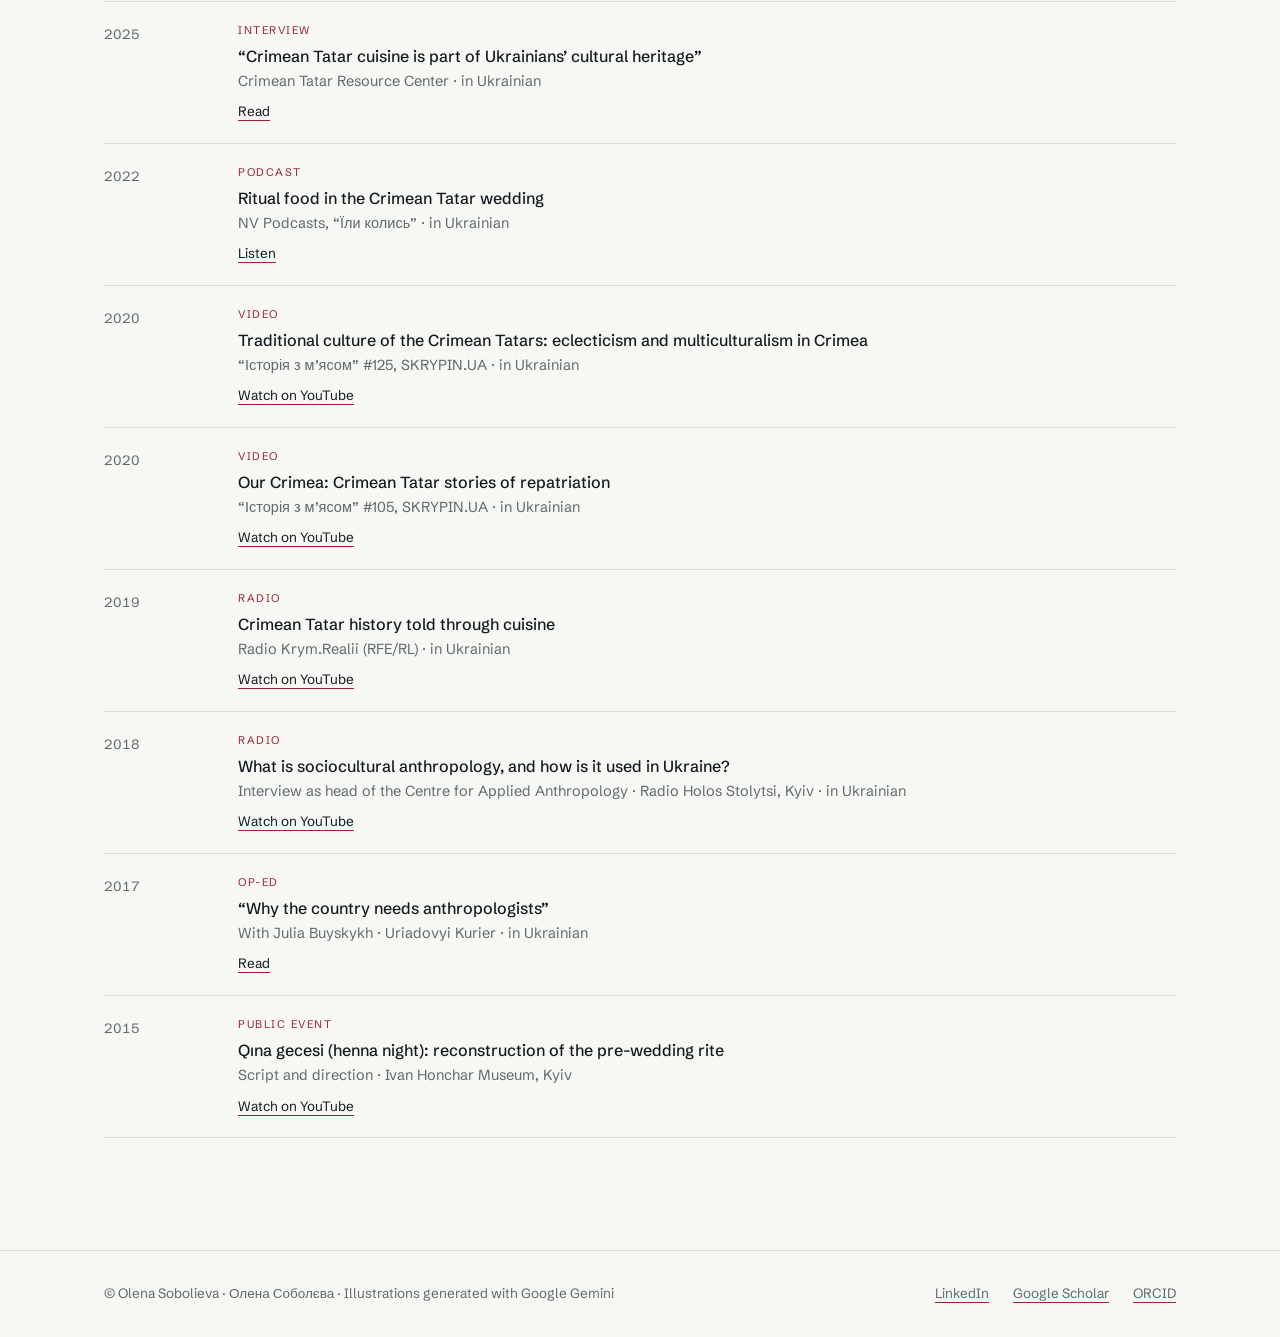
<file: talks.html>
<!doctype html>
<html lang="en">
<head>
<meta charset="utf-8">
<meta name="viewport" content="width=device-width, initial-scale=1, viewport-fit=cover">
<title>Talks &amp; Media · Olena Sobolieva</title>
<meta name="description" content="Invited lectures, workshops, open courses, and media appearances by Olena Sobolieva.">
<meta name="author" content="Olena Sobolieva">
<meta property="og:type" content="website">
<meta property="og:title" content="Talks &amp; Media · Olena Sobolieva">
<meta property="og:description" content="Invited lectures, workshops, open courses, and media appearances by Olena Sobolieva.">
<meta property="og:url" content="https://olena-sobolieva.info/talks.html">
<meta property="og:image" content="https://olena-sobolieva.info/images/crimea-mountains-illustration.jpg">
<meta name="twitter:card" content="summary_large_image">
<link rel="canonical" href="https://olena-sobolieva.info/talks.html">
<link rel="icon" href="favicon.svg" type="image/svg+xml">
<link rel="preconnect" href="https://fonts.googleapis.com">
<link rel="preconnect" href="https://fonts.gstatic.com" crossorigin>
<link rel="stylesheet" href="https://fonts.googleapis.com/css2?family=Schibsted+Grotesk:wght@400;500;600;700;800&amp;family=Newsreader:ital,opsz,wght@0,6..72,300;0,6..72,400;1,6..72,400&amp;family=JetBrains+Mono:wght@400;500&amp;display=swap">
<link rel="stylesheet" href="style.css?v=dddde8cc">
</head>
<body>
<header class="bar">
  <div class="wrap">
    <a class="brand" href="index.html">Olena Sobolieva</a>
    <nav class="tabs" aria-label="Sections">
      <a href="index.html">Home</a>
      <a href="research.html">Research</a>
      <a href="publications.html">Publications</a>
      <a href="talks.html" aria-current="page">Talks &amp; media</a>
      <a href="teaching.html">Teaching</a>
      <a href="cv.html">CV</a>
      <a href="contact.html">Contact</a>
      <a href="uk.html" lang="uk" title="Українською">UA</a>
    </nav>
  </div>
</header>

<main>
  <section class="view" id="talks">
    <div class="wrap">
      <div class="view-head"><span class="eyebrow">Talks &amp; media</span><h1>Lectures, courses, and public work</h1><p>Bringing Crimean Tatar history and culture to audiences beyond academia, from university lectures to podcasts and a public reconstruction of a wedding rite.</p></div>
      <figure class="band"><picture><source media="(max-width: 680px)" srcset="images/crimea-coast-illustration-800.webp" type="image/webp"><source srcset="images/crimea-coast-illustration-1600.webp" type="image/webp"><img class="sketch" src="images/crimea-coast-illustration.jpg" alt="Rocky coast of Crimea with pines above a bay, ink-and-watercolour style illustration (AI-generated)" width="1600" height="995" decoding="async"></picture></figure>
      <div class="block">
        <h2>Watch</h2>
        <div class="videos">
          <figure class="video"><div class="vthumb playing"><iframe src="https://www.youtube-nocookie.com/embed/f_Q6jvKACQc?rel=0" title="Belonging to Land and Identity among Crimean Tatars after Repatriation" loading="lazy" allow="accelerometer; clipboard-write; encrypted-media; gyroscope; picture-in-picture" referrerpolicy="strict-origin-when-cross-origin" allowfullscreen></iframe></div><figcaption><span class="k">Lecture · December 2023</span><b>Belonging to Land and Identity among Crimean Tatars after Repatriation</b><span class="vsrc">URIS lecture series “Geschichte der Ukraine seit 1991” · University of Basel</span></figcaption></figure>
          <figure class="video"><div class="vthumb playing"><iframe src="https://www.youtube-nocookie.com/embed/6tq3JVtJF1M?rel=0" title="Traditional culture of the Crimean Tatars: eclecticism and multiculturalism in Crimea" loading="lazy" allow="accelerometer; clipboard-write; encrypted-media; gyroscope; picture-in-picture" referrerpolicy="strict-origin-when-cross-origin" allowfullscreen></iframe></div><figcaption><span class="k">Video · December 2020</span><b>Traditional culture of the Crimean Tatars: eclecticism and multiculturalism in Crimea</b><span class="vsrc">“Історія з м’ясом” #125, SKRYPIN.UA</span><span class="vlang">Ukrainian</span></figcaption></figure>
          <figure class="video"><div class="vthumb playing"><iframe src="https://www.youtube-nocookie.com/embed/3RMyT90oRTA?rel=0" title="Our Crimea: Crimean Tatar stories of repatriation" loading="lazy" allow="accelerometer; clipboard-write; encrypted-media; gyroscope; picture-in-picture" referrerpolicy="strict-origin-when-cross-origin" allowfullscreen></iframe></div><figcaption><span class="k">Video · March 2020</span><b>Our Crimea: Crimean Tatar stories of repatriation</b><span class="vsrc">“Історія з м’ясом” #105, SKRYPIN.UA</span><span class="vlang">Ukrainian</span></figcaption></figure>
          <figure class="video"><div class="vthumb playing"><iframe src="https://www.youtube-nocookie.com/embed/yFFns56BwLQ?rel=0" title="What is sociocultural anthropology, and how is it used in Ukraine?" loading="lazy" allow="accelerometer; clipboard-write; encrypted-media; gyroscope; picture-in-picture" referrerpolicy="strict-origin-when-cross-origin" allowfullscreen></iframe></div><figcaption><span class="k">Radio · 2018</span><b>What is sociocultural anthropology, and how is it used in Ukraine?</b><span class="vsrc">Radio Holos Stolytsi, Kyiv</span><span class="vlang">Ukrainian</span></figcaption></figure>
        </div>
      </div>
      <div class="block">
        <h2>Invited lectures and workshops</h2>
        <ul class="list">
          <li><span class="y">Oct 2026</span><div class="c"><span class="t">Ethnography as Care: Knowing, Silence, and Responsibility under Occupation</span><span class="s">Transnational Relations of Care: Ukraine and Beyond · Invisible University for Ukraine / University of Fribourg</span></div></li>
          <li><span class="y">Mar 2026</span><div class="c"><span class="t">I Know, I Do Not Write: Anthropology in Contexts of Violence</span><span class="s">Workshop facilitator · Where Silence Speaks: (In)audibility as a Cultural Phenomenon and Scholarly Challenge in Eastern and South-Eastern Europe · University of Basel / URIS, Basel</span></div></li>
          <li><span class="y">Jun 2024</span><div class="c"><span class="t">Imagining the Lost Home: Material Losses and Displacement in Modern Crimean Tatar Identity</span><span class="s">Public lecture · Anthropology Field School “Inheritance”, Criț, Brașov County, Romania · Institute of Social Anthropology, University of Basel</span><div class="meta"><a href="https://ethnologie.philhist.unibas.ch/en/aktuelles/field-school-series/crit-romania-june-25-30-2024/">Field school programme</a></div></div></li>
          <li><span class="y">Dec 2023</span><div class="c"><span class="t">Belonging to Land and Identity among Crimean Tatars after Repatriation</span><span class="s">URIS lecture series “Geschichte der Ukraine seit 1991” · University of Basel</span><div class="meta"><a href="https://dslw.philhist.unibas.ch/en/news-and-events/events/details/belonging-to-land-and-identity-among-crimean-tatars-after-repatriation">Event page</a><a href="https://www.youtube.com/watch?v=f_Q6jvKACQc">Watch the recording</a></div></div></li>
          <li><span class="y">Sep 2023</span><div class="c"><span class="t">Violence, Belonging and Mobility: The Crimean Tatar Case of Repatriation</span><span class="s">Workshop “Muslims in Ukraine: Old History – New Challenges” · URIS and BASEES Study Group for Minority History · University of Basel</span><div class="meta"><a href="https://dg.philhist.unibas.ch/fileadmin/user_upload/dg/Bereiche/Osteuropaeische_Geschichte/Konferenzen/Muslims_in_Ukraine/Workshop_Report_Muslims_in_Ukraine_14.09.2023.pdf">Workshop report (PDF)</a></div></div></li>
          <li><span class="y">May 2023</span><div class="c"><span class="t">Parallel Worship in Local Religious Sites in Crimea</span><span class="s">Multifaith Ukraine Webinar · Orthodox Christian Studies Center, Fordham University</span></div></li>
          <li><span class="y">Apr 2023</span><div class="c"><span class="t">Collective Memory and Moral Economy in the Land Disputes in Crimea</span><span class="s">Colloquium · Institute of Social Anthropology, University of Basel</span></div></li>
        </ul>
      </div>
      <div class="block">
        <h2>Open online courses</h2>
        <div class="cards two">
          <div class="card"><span class="k">Ukrainian Institute · 2021</span><b>Crimea: History and People</b><span>Author of two lectures</span><a href="https://ui.org.ua/en/sectors-en/crimea-history-and-people-2/">Open course</a></div>
          <div class="card"><span class="k">Prometheus · 2021 · Ukrainian</span><b>Qırım: Крим — це ми</b><span>Author of two lectures</span><a href="https://prometheus.org.ua/prometheus-free/qirim/">Open course</a></div>
        </div>
      </div>
      <div class="block">
        <h2>Video, radio, podcasts, press</h2>
        <ul class="list media">
          <li><span class="y">2025</span><div class="c"><span class="k">Interview</span><span class="t">“Crimean Tatar cuisine is part of Ukrainians’ cultural heritage”</span><span class="s">Crimean Tatar Resource Center · in Ukrainian</span><div class="meta"><a href="https://ctrcenter.org/uk/analytics/krymskotatarska-kuhnya-cze-chastyna-kulturnoyi-spadshhyny-ukrayincziv-i-potuzhnyj-instrument-yakyj-rozvyvaye-empatiyu-zavdyaky-chomu-mozhna-krashhe-zrozumity-yiyi-narod">Read</a></div></div></li>
          <li><span class="y">2022</span><div class="c"><span class="k">Podcast</span><span class="t">Ritual food in the Crimean Tatar wedding</span><span class="s">NV Podcasts, “Їли колись” · in Ukrainian</span><div class="meta"><a href="https://podcasts.nv.ua/episode/9364.html">Listen</a></div></div></li>
          <li><span class="y">2020</span><div class="c"><span class="k">Video</span><span class="t">Traditional culture of the Crimean Tatars: eclecticism and multiculturalism in Crimea</span><span class="s">“Історія з м’ясом” #125, SKRYPIN.UA · in Ukrainian</span><div class="meta"><a href="https://www.youtube.com/watch?v=6tq3JVtJF1M">Watch on YouTube</a></div></div></li>
          <li><span class="y">2020</span><div class="c"><span class="k">Video</span><span class="t">Our Crimea: Crimean Tatar stories of repatriation</span><span class="s">“Історія з м’ясом” #105, SKRYPIN.UA · in Ukrainian</span><div class="meta"><a href="https://www.youtube.com/watch?v=3RMyT90oRTA">Watch on YouTube</a></div></div></li>
          <li><span class="y">2019</span><div class="c"><span class="k">Radio</span><span class="t">Crimean Tatar history told through cuisine</span><span class="s">Radio Krym.Realii (RFE/RL) · in Ukrainian</span><div class="meta"><a href="https://www.youtube.com/watch?v=YWE0I8YKJ_A">Watch on YouTube</a></div></div></li>
          <li><span class="y">2018</span><div class="c"><span class="k">Radio</span><span class="t">What is sociocultural anthropology, and how is it used in Ukraine?</span><span class="s">Interview as head of the Centre for Applied Anthropology · Radio Holos Stolytsi, Kyiv · in Ukrainian</span><div class="meta"><a href="https://youtu.be/yFFns56BwLQ">Watch on YouTube</a></div></div></li>
          <li><span class="y">2017</span><div class="c"><span class="k">Op-ed</span><span class="t">“Why the country needs anthropologists”</span><span class="s">With Julia Buyskykh · Uriadovyi Kurier · in Ukrainian</span><div class="meta"><a href="https://ukurier.gov.ua/uk/articles/chomu-krayini-potribni-antropologi/">Read</a></div></div></li>
          <li><span class="y">2015</span><div class="c"><span class="k">Public event</span><span class="t">Qına gecesi (henna night): reconstruction of the pre-wedding rite</span><span class="s">Script and direction · Ivan Honchar Museum, Kyiv</span><div class="meta"><a href="https://www.youtube.com/watch?v=xmklCgU1e0g">Watch on YouTube</a></div></div></li>
        </ul>
      </div>
    </div>
  </section>
</main>

<footer>
  <div class="wrap">
    <span>© Olena Sobolieva · <span lang="uk">Олена Соболєва</span> · Illustrations generated with Google Gemini</span>
    <nav aria-label="Profiles">
      <a href="https://www.linkedin.com/in/olena-sobolieva-127b26110/">LinkedIn</a>
      <a href="https://scholar.google.com/citations?user=9arQNZ0AAAAJ&amp;hl=en">Google Scholar</a>
      <a href="https://orcid.org/0000-0003-2673-3483">ORCID</a>
    </nav>
  </div>
</footer>

<script src="script.js?v=e56ef705"></script>
</body>
</html>
</file>
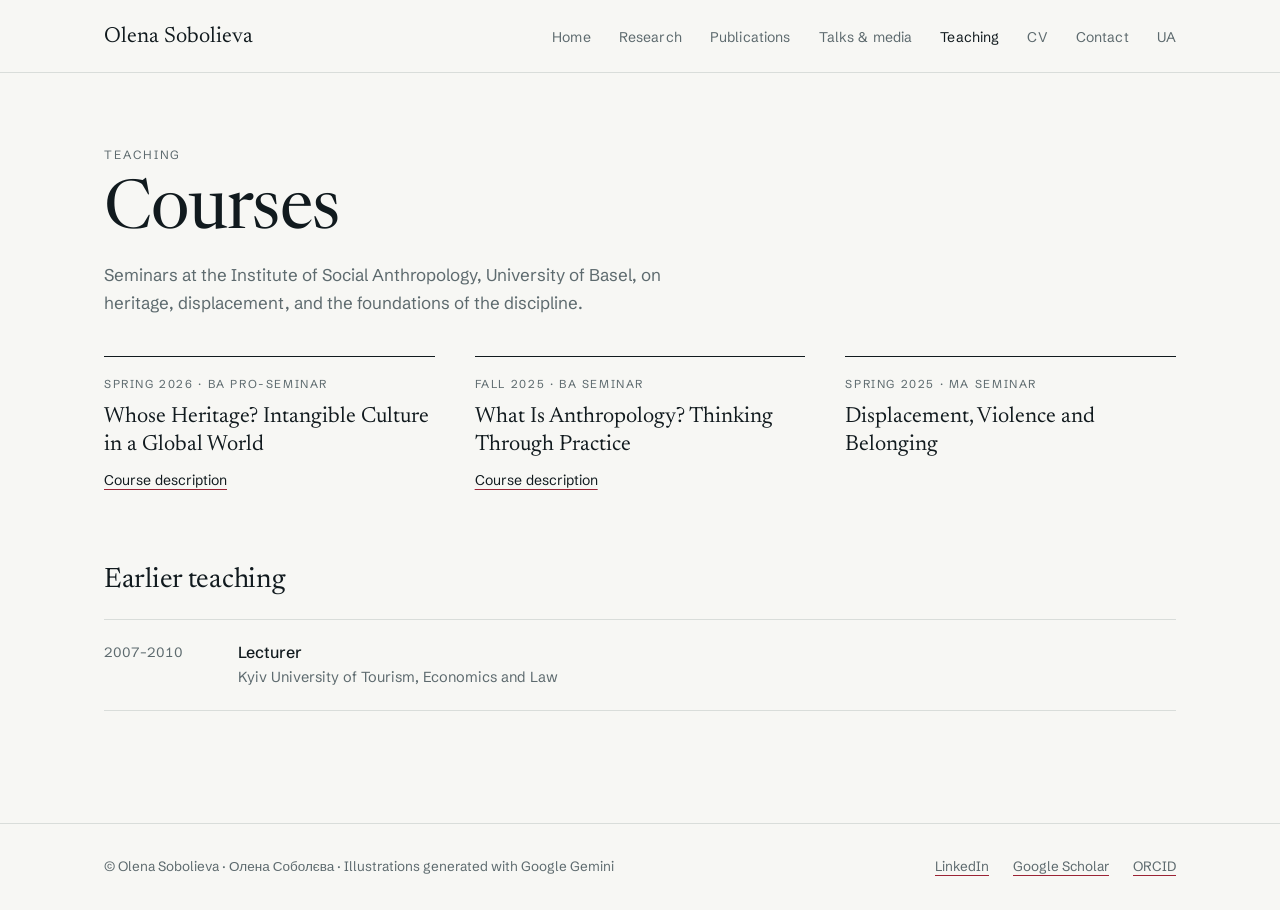
<file: teaching.html>
<!doctype html>
<html lang="en">
<head>
<meta charset="utf-8">
<meta name="viewport" content="width=device-width, initial-scale=1, viewport-fit=cover">
<title>Teaching · Olena Sobolieva</title>
<meta name="description" content="Courses taught by Olena Sobolieva at the Institute of Social Anthropology, University of Basel.">
<meta name="author" content="Olena Sobolieva">
<meta property="og:type" content="website">
<meta property="og:title" content="Teaching · Olena Sobolieva">
<meta property="og:description" content="Courses taught by Olena Sobolieva at the Institute of Social Anthropology, University of Basel.">
<meta property="og:url" content="https://olena-sobolieva.info/teaching.html">
<meta property="og:image" content="https://olena-sobolieva.info/images/crimea-mountains-illustration.jpg">
<meta name="twitter:card" content="summary_large_image">
<link rel="canonical" href="https://olena-sobolieva.info/teaching.html">
<link rel="icon" href="favicon.svg" type="image/svg+xml">
<link rel="preconnect" href="https://fonts.googleapis.com">
<link rel="preconnect" href="https://fonts.gstatic.com" crossorigin>
<link rel="stylesheet" href="https://fonts.googleapis.com/css2?family=Schibsted+Grotesk:wght@400;500;600;700;800&amp;family=Newsreader:ital,opsz,wght@0,6..72,300;0,6..72,400;1,6..72,400&amp;family=JetBrains+Mono:wght@400;500&amp;display=swap">
<link rel="stylesheet" href="style.css?v=dddde8cc">
</head>
<body>
<header class="bar">
  <div class="wrap">
    <a class="brand" href="index.html">Olena Sobolieva</a>
    <nav class="tabs" aria-label="Sections">
      <a href="index.html">Home</a>
      <a href="research.html">Research</a>
      <a href="publications.html">Publications</a>
      <a href="talks.html">Talks &amp; media</a>
      <a href="teaching.html" aria-current="page">Teaching</a>
      <a href="cv.html">CV</a>
      <a href="contact.html">Contact</a>
      <a href="uk.html" lang="uk" title="Українською">UA</a>
    </nav>
  </div>
</header>

<main>
  <section class="view" id="teaching">
    <div class="wrap">
      <div class="view-head"><span class="eyebrow">Teaching</span><h1>Courses</h1><p>Seminars at the Institute of Social Anthropology, University of Basel, on heritage, displacement, and the foundations of the discipline.</p></div>
      <div class="cards">
        <div class="card"><span class="k">Spring 2026 · BA pro-seminar</span><b>Whose Heritage? Intangible Culture in a Global World</b><a href="https://vorlesungsverzeichnis.unibas.ch/en/course-directory?id=299506">Course description</a></div>
        <div class="card"><span class="k">Fall 2025 · BA seminar</span><b>What Is Anthropology? Thinking Through Practice</b><a href="https://vorlesungsverzeichnis.unibas.ch/en/course-directory?id=297617">Course description</a></div>
        <div class="card"><span class="k">Spring 2025 · MA seminar</span><b>Displacement, Violence and Belonging</b></div>
      </div>
      <div class="block">
        <h2>Earlier teaching</h2>
        <ul class="list"><li><span class="y">2007–2010</span><div class="c"><span class="t">Lecturer</span><span class="s">Kyiv University of Tourism, Economics and Law</span></div></li></ul>
      </div>
    </div>
  </section>
</main>

<footer>
  <div class="wrap">
    <span>© Olena Sobolieva · <span lang="uk">Олена Соболєва</span> · Illustrations generated with Google Gemini</span>
    <nav aria-label="Profiles">
      <a href="https://www.linkedin.com/in/olena-sobolieva-127b26110/">LinkedIn</a>
      <a href="https://scholar.google.com/citations?user=9arQNZ0AAAAJ&amp;hl=en">Google Scholar</a>
      <a href="https://orcid.org/0000-0003-2673-3483">ORCID</a>
    </nav>
  </div>
</footer>

<script src="script.js?v=e56ef705"></script>
</body>
</html>
</file>
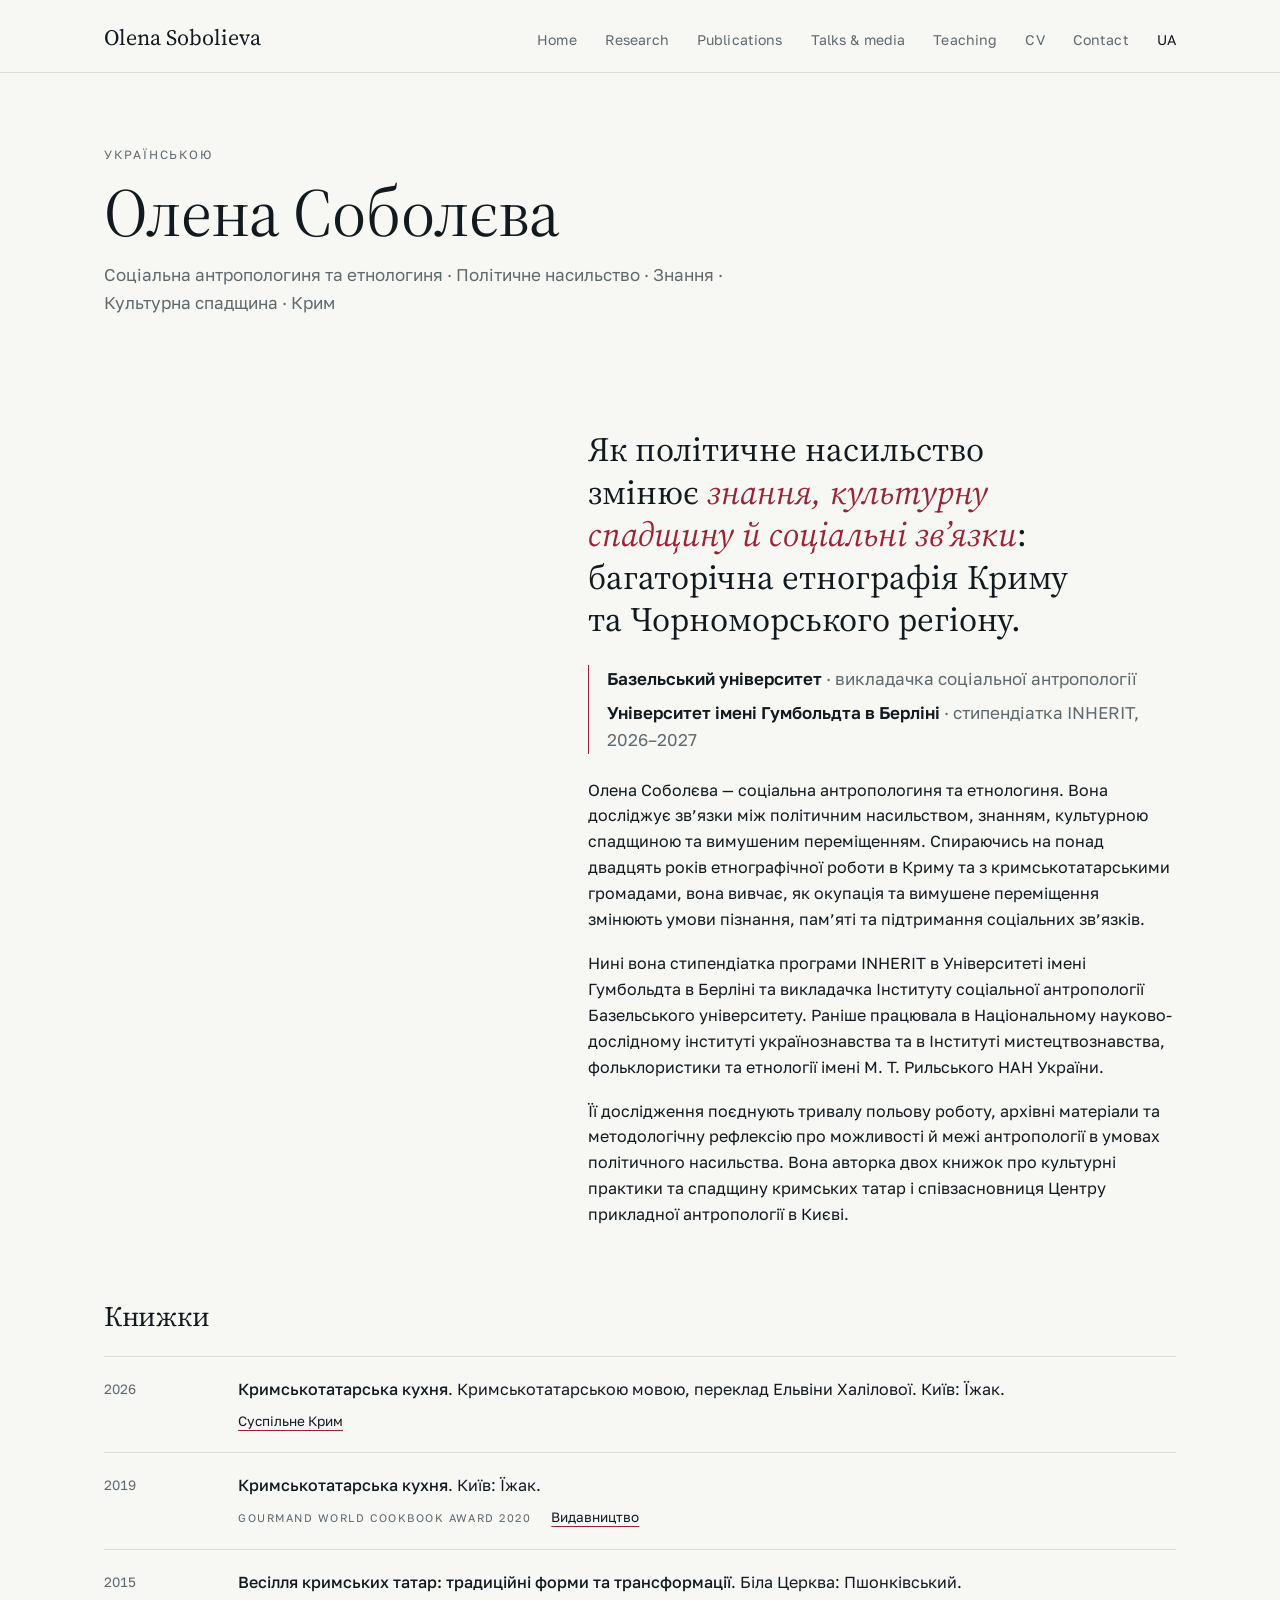
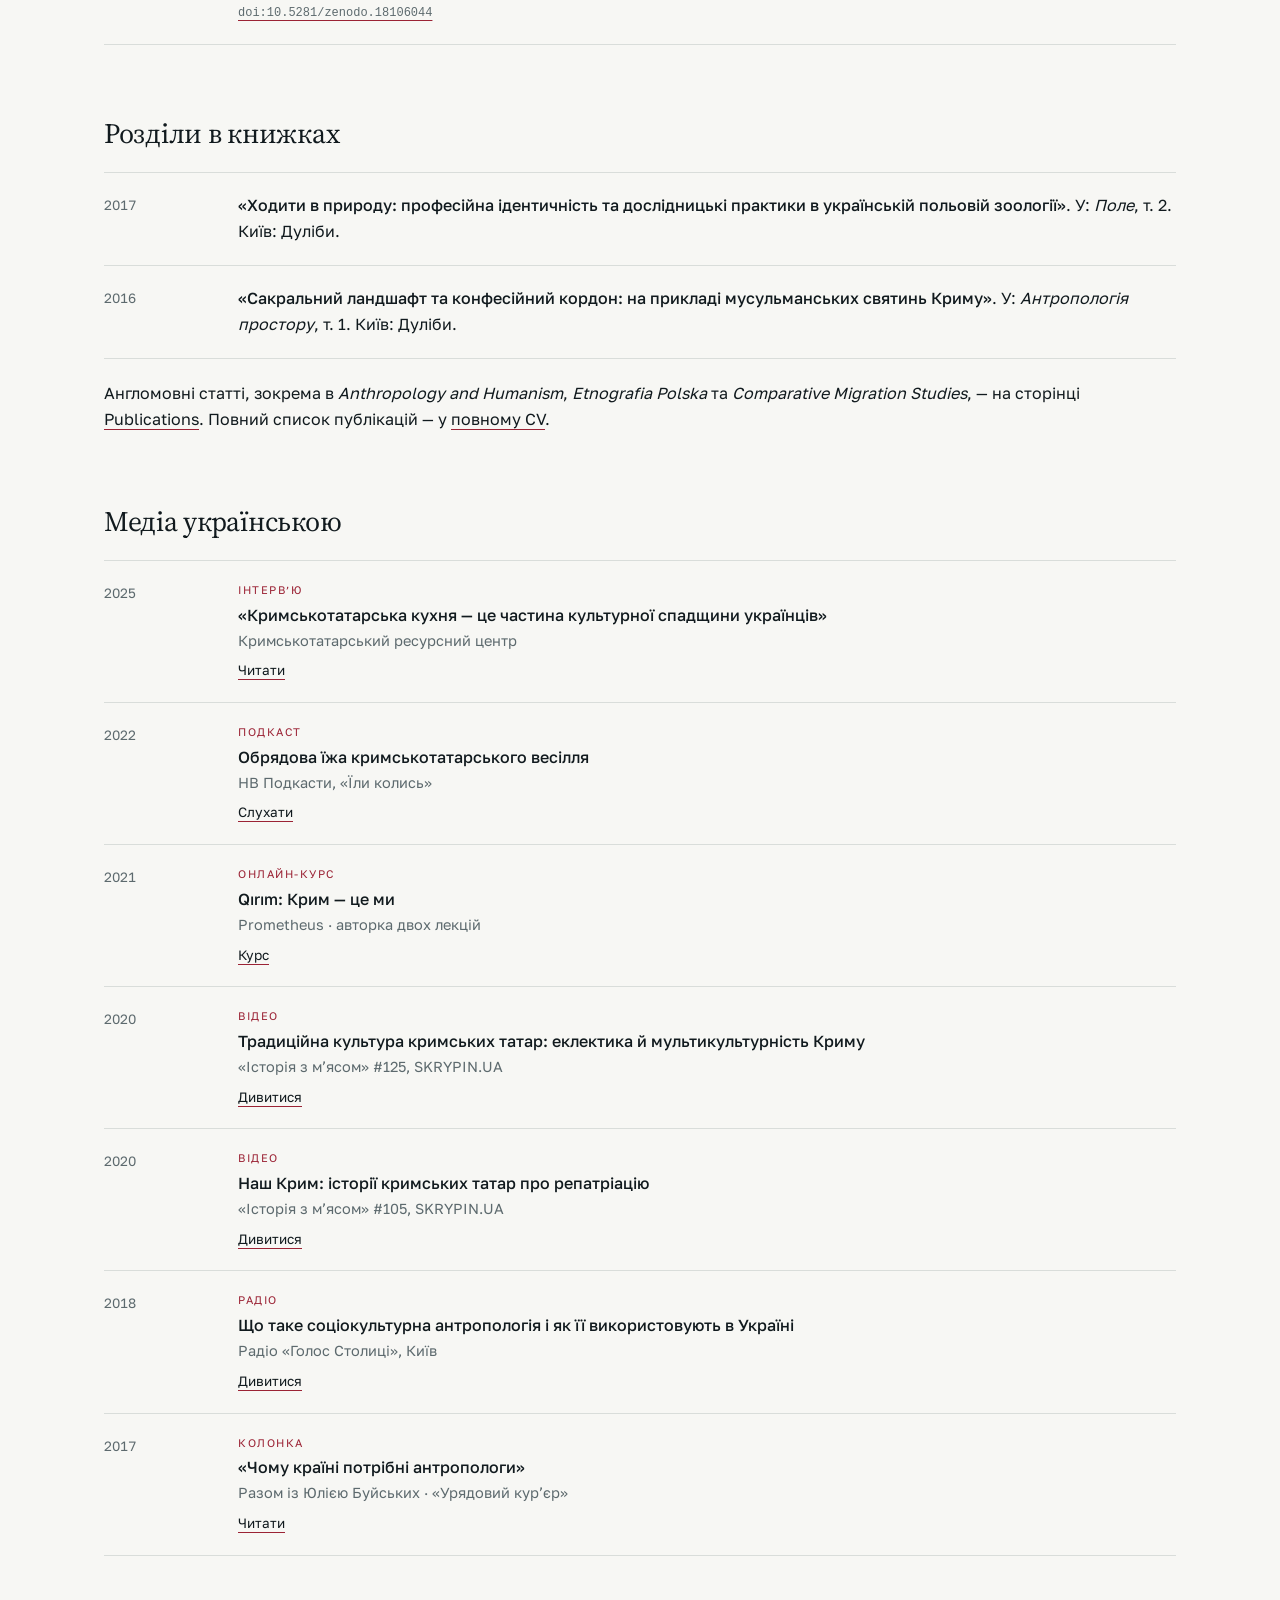
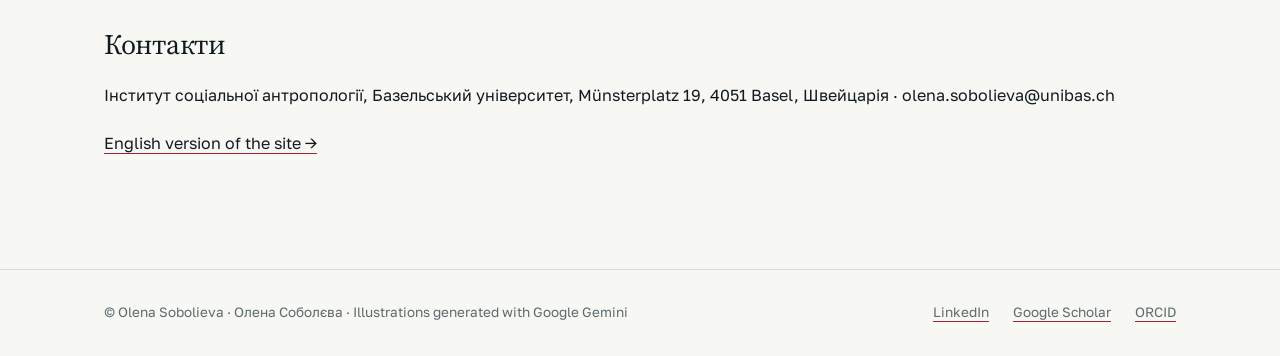
<file: uk.html>
<!doctype html>
<html lang="uk">
<head>
<meta charset="utf-8">
<meta name="viewport" content="width=device-width, initial-scale=1, viewport-fit=cover">
<title>Олена Соболєва · соціальна антропологиня</title>
<meta name="description" content="Олена Соболєва — соціальна антропологиня та етнологиня, викладачка Базельського університету. Досліджує політичне насильство, знання, культурну спадщину та вимушене переміщення; понад двадцять років етнографічної роботи в Криму.">
<meta name="author" content="Олена Соболєва">
<meta property="og:type" content="profile">
<meta property="og:locale" content="uk_UA">
<meta property="og:title" content="Олена Соболєва · соціальна антропологиня">
<meta property="og:description" content="Олена Соболєва — соціальна антропологиня та етнологиня, викладачка Базельського університету. Досліджує політичне насильство, знання, культурну спадщину та вимушене переміщення; понад двадцять років етнографічної роботи в Криму.">
<meta property="og:url" content="https://olena-sobolieva.info/uk.html">
<meta property="og:image" content="https://olena-sobolieva.info/images/crimea-mountains-illustration.jpg">
<meta name="twitter:card" content="summary_large_image">
<link rel="canonical" href="https://olena-sobolieva.info/uk.html">
<link rel="alternate" hreflang="en" href="https://olena-sobolieva.info/">
<link rel="alternate" hreflang="uk" href="https://olena-sobolieva.info/uk.html">
<link rel="alternate" hreflang="x-default" href="https://olena-sobolieva.info/">
<link rel="icon" href="favicon.svg" type="image/svg+xml">
<script type="application/ld+json">{"@context": "https://schema.org", "@type": "Person", "name": "Олена Соболєва", "alternateName": ["Olena Sobolieva", "Olena Soboleva"], "jobTitle": "Соціальна антропологиня", "url": "https://olena-sobolieva.info/uk.html", "image": "https://olena-sobolieva.info/images/olena-sobolieva-portrait.jpg", "sameAs": ["https://olena-sobolieva.info/", "https://orcid.org/0000-0003-2673-3483", "https://scholar.google.com/citations?user=9arQNZ0AAAAJ"]}</script>
<link rel="preconnect" href="https://fonts.googleapis.com">
<link rel="preconnect" href="https://fonts.gstatic.com" crossorigin>
<link rel="stylesheet" href="https://fonts.googleapis.com/css2?family=Source+Serif+4:opsz,wght@8..60,300;8..60,400&amp;family=Golos+Text:wght@400;500;600&amp;display=swap">
<link rel="stylesheet" href="style.css?v=dddde8ccCSSV__">
</head>
<body>
<header class="bar">
  <div class="wrap">
    <a class="brand" href="index.html">Olena Sobolieva</a>
    <nav class="tabs" aria-label="Sections">
      <a href="index.html">Home</a>
      <a href="research.html">Research</a>
      <a href="publications.html">Publications</a>
      <a href="talks.html">Talks &amp; media</a>
      <a href="teaching.html">Teaching</a>
      <a href="cv.html">CV</a>
      <a href="contact.html">Contact</a>
      <a href="uk.html" lang="uk" title="Українською" aria-current="page">UA</a>
    </nav>
  </div>
</header>

<main>
  <section class="view" id="uk">
    <div class="wrap">
      <div class="view-head"><span class="eyebrow">Українською</span><h1>Олена Соболєва</h1><p>Соціальна антропологиня та етнологиня · Політичне насильство · Знання · Культурна спадщина · Крим</p></div>
      <div class="intro" style="padding-top:8px">
        <picture><source media="(max-width: 680px)" srcset="images/olena-sobolieva-portrait-720.webp" type="image/webp"><source srcset="images/olena-sobolieva-portrait-960.webp" type="image/webp"><img class="portrait" src="images/olena-sobolieva-portrait.jpg" alt="Олена Соболєва, соціальна антропологиня, Базельський університет" width="960" height="1280" decoding="async" fetchpriority="high"></picture>
        <div class="text">
          <p class="lead">Як політичне насильство змінює <em>знання, культурну спадщину й соціальні зв’язки</em>: багаторічна етнографія Криму та Чорноморського регіону.</p>
          <div class="affil">
            <p><b>Базельський університет</b> · викладачка соціальної антропології</p>
            <p><b>Університет імені Гумбольдта в Берліні</b> · стипендіатка INHERIT, 2026–2027</p>
          </div>
          <p>Олена Соболєва — соціальна антропологиня та етнологиня. Вона досліджує зв’язки між політичним насильством, знанням, культурною спадщиною та вимушеним переміщенням. Спираючись на понад двадцять років етнографічної роботи в Криму та з кримськотатарськими громадами, вона вивчає, як окупація та вимушене переміщення змінюють умови пізнання, пам’яті та підтримання соціальних зв’язків.</p>
          <p>Нині вона стипендіатка програми INHERIT в Університеті імені Гумбольдта в Берліні та викладачка Інституту соціальної антропології Базельського університету. Раніше працювала в Національному науково-дослідному інституті українознавства та в Інституті мистецтвознавства, фольклористики та етнології імені М. Т. Рильського НАН України.</p>
          <p>Її дослідження поєднують тривалу польову роботу, архівні матеріали та методологічну рефлексію про можливості й межі антропології в умовах політичного насильства. Вона авторка двох книжок про культурні практики та спадщину кримських татар і співзасновниця Центру прикладної антропології в Києві.</p>
        </div>
      </div>

      <div class="block">
        <h2>Книжки</h2>
        <ul class="list">
          <li><span class="y">2026</span><div class="c"><span class="t">Кримськотатарська кухня</span>. Кримськотатарською мовою, переклад Ельвіни Халілової. Київ: Їжак.<div class="meta"><a href="https://suspilne.media/crimea/1359918-v-ukraini-vperse-nadrukuut-knigu-pro-krimskotatarsku-kuhnu-krimskotatarskou-movou/">Суспільне Крим</a></div></div></li>
          <li><span class="y">2019</span><div class="c"><span class="t">Кримськотатарська кухня</span>. Київ: Їжак.<div class="meta"><span class="tag">Gourmand World Cookbook Award 2020</span><a href="https://yizhak.ua/shop/12-001">Видавництво</a></div></div></li>
          <li><span class="y">2015</span><div class="c"><span class="t">Весілля кримських татар: традиційні форми та трансформації</span>. Біла Церква: Пшонківський.<div class="meta"><a class="doi" href="https://doi.org/10.5281/zenodo.18106044">doi:10.5281/zenodo.18106044</a></div></div></li>
        </ul>
      </div>

      <div class="block">
        <h2>Розділи в книжках</h2>
        <ul class="list">
          <li><span class="y">2017</span><div class="c"><span class="t">«Ходити в природу: професійна ідентичність та дослідницькі практики в українській польовій зоології»</span>. У: <i>Поле</i>, т. 2. Київ: Дуліби.</div></li>
          <li><span class="y">2016</span><div class="c"><span class="t">«Сакральний ландшафт та конфесійний кордон: на прикладі мусульманських святинь Криму»</span>. У: <i>Антропологія простору</i>, т. 1. Київ: Дуліби.</div></li>
        </ul>
        <p>Англомовні статті, зокрема в <i>Anthropology and Humanism</i>, <i>Etnografia Polska</i> та <i>Comparative Migration Studies</i>, — на сторінці <a href="publications.html">Publications</a>. Повний список публікацій — у <a href="https://docs.google.com/document/d/1PV9Y_BzaNWqJDjNiixwEVfCt717pIUVa/edit">повному CV</a>.</p>
      </div>

      <div class="block">
        <h2>Медіа українською</h2>
        <ul class="list media">
          <li><span class="y">2025</span><div class="c"><span class="k">Інтерв’ю</span><span class="t">«Кримськотатарська кухня — це частина культурної спадщини українців»</span><span class="s">Кримськотатарський ресурсний центр</span><div class="meta"><a href="https://ctrcenter.org/uk/analytics/krymskotatarska-kuhnya-cze-chastyna-kulturnoyi-spadshhyny-ukrayincziv-i-potuzhnyj-instrument-yakyj-rozvyvaye-empatiyu-zavdyaky-chomu-mozhna-krashhe-zrozumity-yiyi-narod">Читати</a></div></div></li>
          <li><span class="y">2022</span><div class="c"><span class="k">Подкаст</span><span class="t">Обрядова їжа кримськотатарського весілля</span><span class="s">НВ Подкасти, «Їли колись»</span><div class="meta"><a href="https://podcasts.nv.ua/episode/9364.html">Слухати</a></div></div></li>
          <li><span class="y">2021</span><div class="c"><span class="k">Онлайн-курс</span><span class="t">Qırım: Крим — це ми</span><span class="s">Prometheus · авторка двох лекцій</span><div class="meta"><a href="https://prometheus.org.ua/prometheus-free/qirim/">Курс</a></div></div></li>
          <li><span class="y">2020</span><div class="c"><span class="k">Відео</span><span class="t">Традиційна культура кримських татар: еклектика й мультикультурність Криму</span><span class="s">«Історія з м’ясом» #125, SKRYPIN.UA</span><div class="meta"><a href="https://www.youtube.com/watch?v=6tq3JVtJF1M">Дивитися</a></div></div></li>
          <li><span class="y">2020</span><div class="c"><span class="k">Відео</span><span class="t">Наш Крим: історії кримських татар про репатріацію</span><span class="s">«Історія з м’ясом» #105, SKRYPIN.UA</span><div class="meta"><a href="https://www.youtube.com/watch?v=3RMyT90oRTA">Дивитися</a></div></div></li>
          <li><span class="y">2018</span><div class="c"><span class="k">Радіо</span><span class="t">Що таке соціокультурна антропологія і як її використовують в Україні</span><span class="s">Радіо «Голос Столиці», Київ</span><div class="meta"><a href="https://youtu.be/yFFns56BwLQ">Дивитися</a></div></div></li>
          <li><span class="y">2017</span><div class="c"><span class="k">Колонка</span><span class="t">«Чому країні потрібні антропологи»</span><span class="s">Разом із Юлією Буйських · «Урядовий кур’єр»</span><div class="meta"><a href="https://ukurier.gov.ua/uk/articles/chomu-krayini-potribni-antropologi/">Читати</a></div></div></li>
        </ul>
      </div>

      <div class="block">
        <h2>Контакти</h2>
        <p>Інститут соціальної антропології, Базельський університет, Münsterplatz 19, 4051 Basel, Швейцарія · olena.sobolieva@unibas.ch</p>
        <p><a href="index.html">English version of the site →</a></p>
      </div>
    </div>
  </section>
</main>

<footer>
  <div class="wrap">
    <span>© Olena Sobolieva · <span lang="uk">Олена Соболєва</span> · Illustrations generated with Google Gemini</span>
    <nav aria-label="Profiles">
      <a href="https://www.linkedin.com/in/olena-sobolieva-127b26110/">LinkedIn</a>
      <a href="https://scholar.google.com/citations?user=9arQNZ0AAAAJ&amp;hl=en">Google Scholar</a>
      <a href="https://orcid.org/0000-0003-2673-3483">ORCID</a>
    </nav>
  </div>
</footer>

<script src="script.js?v=e56ef705"></script>
</body>
</html>
</file>
<file: style.css>
html { -webkit-text-size-adjust: 100%; }
body { margin: 0; }
img { max-width: 100%; }
[hidden] { display: none !important; }
picture { display: contents; }
/* Layout: thin top bar of text tabs; each tab is its own view (#home, #research …).
   Editorial treatment: square photographs, hairline rules, serif headlines, no pills or boxes.
   Palette: limestone and sea-glass neutrals, Black Sea ink, one cherry accent. */
:root {
  --bg: #f7f7f4;
  --surface: #ffffff;
  --ink: #111a1e;
  --muted: #5d6a6e;
  --line: #d9ddda;
  --accent: #9b2335;
  --on-photo: #ffffff;
  --sketch-blend: multiply;
  --video-bg: #1b2628;
  --sketch-paper: transparent;
  --serif: "Newsreader", Georgia, "Times New Roman", serif;
  --sans: "Schibsted Grotesk", "Helvetica Neue", Arial, sans-serif;
  --mono: "JetBrains Mono", ui-monospace, Menlo, monospace;
  --wrap: 1120px;
}
@media (prefers-color-scheme: dark) {
  :root:not([data-theme="light"]) {
    --bg: #0e1517; --surface: #141c1f; --ink: #e9eeec; --muted: #97a6a9;
    --line: #27343a; --accent: #e88596; --sketch-blend: normal; --sketch-paper: #f4f1ec; color-scheme: dark;
  }
}
:root[data-theme="dark"] {
  --bg: #0e1517; --surface: #141c1f; --ink: #e9eeec; --muted: #97a6a9;
  --line: #27343a; --accent: #e88596; --sketch-blend: normal; --sketch-paper: #f4f1ec; color-scheme: dark;
}
* { box-sizing: border-box; }
body { background: var(--bg); color: var(--ink); font-family: var(--sans); font-size: 16px; line-height: 1.62; -webkit-font-smoothing: antialiased; }
a { color: var(--ink); text-decoration: underline; text-decoration-color: var(--accent); text-underline-offset: 4px; text-decoration-thickness: 1px; transition: color .15s; }
a:hover { color: var(--accent); }
:focus-visible { outline: 1px solid var(--accent); outline-offset: 4px; }
.wrap { max-width: var(--wrap); margin: 0 auto; padding-left: max(24px, env(safe-area-inset-left, 0px)); padding-right: max(24px, env(safe-area-inset-right, 0px)); }
p { margin: 0; }
i, em { font-style: italic; }

/* top bar */
body::before { content: ""; position: fixed; inset: 0 0 auto; height: env(safe-area-inset-top, 0px); z-index: 10; background: var(--bg); }
.bar { position: sticky; top: env(safe-area-inset-top, 0px); z-index: 9; background: var(--bg); border-bottom: 1px solid var(--line); }
.bar .wrap { display: flex; align-items: baseline; justify-content: space-between; gap: 32px; padding-block: 20px 0; }
.brand { font-family: var(--serif); font-size: 22px; font-weight: 400; color: var(--ink); text-decoration: none; white-space: nowrap; padding-bottom: 16px; }
.brand:hover { color: var(--ink); }
.tabs { display: flex; gap: 28px; overflow-x: auto; scrollbar-width: none; }
.tabs::-webkit-scrollbar { display: none; }
.tabs a { color: var(--muted); text-decoration: none; font-size: 14px; letter-spacing: .01em; padding-bottom: 16px; border-bottom: 1px solid transparent; margin-bottom: -1px; white-space: nowrap; }
.tabs a:hover { color: var(--ink); }
.tabs a[aria-current="page"] { color: var(--ink); border-bottom-color: var(--ink); }

/* type */
.view { padding-bottom: 112px; }
.view-head { padding-block: 72px 40px; display: flex; flex-direction: column; gap: 14px; }
.eyebrow { font-size: 12px; letter-spacing: .16em; text-transform: uppercase; color: var(--muted); }
h1, h2 { font-family: var(--serif); font-weight: 400; letter-spacing: -.01em; margin: 0; text-wrap: balance; }
.view-head h1 { font-size: clamp(40px, 6vw, 68px); line-height: 1.02; }
.view-head p { color: var(--muted); max-width: 60ch; font-size: 17px; }
h2 { font-size: 28px; line-height: 1.2; }
.block { display: flex; flex-direction: column; gap: 22px; padding-top: 72px; }

/* hero: pen drawing of the Crimean mountains */
.hero { position: relative; border-bottom: 1px solid var(--line); }
.hero-text { position: relative; z-index: 1; padding-block: clamp(40px, 6vw, 80px) 0; }
.hero h1 { font-family: var(--serif); font-weight: 300; font-size: clamp(48px, 8vw, 112px); line-height: .9; letter-spacing: -.025em; }
.hero .role { margin-top: 22px; font-size: clamp(17px, 1.9vw, 20px); font-weight: 500; letter-spacing: .01em; color: var(--ink); }
.hero .fields { margin-top: 4px; font-size: clamp(14px, 1.5vw, 16px); letter-spacing: .06em; text-transform: uppercase; color: var(--muted); }
.drawing { margin: clamp(-60px, -4vw, -16px) auto 0; padding-bottom: 24px; }
.drawing .sketch { max-height: 460px; object-fit: contain; }
.drawing figcaption { padding-block: 6px 18px; text-align: right; font-size: 11px; letter-spacing: .08em; text-transform: uppercase; color: var(--muted); }
.sketch { display: block; width: 100%; height: auto; mix-blend-mode: var(--sketch-blend); background: var(--sketch-paper); }

.intro { display: grid; grid-template-columns: minmax(0, 5fr) minmax(0, 7fr); gap: clamp(32px, 5vw, 72px); padding-top: 72px; align-items: start; }
.portrait { width: 100%; height: auto; aspect-ratio: 3 / 4; object-fit: cover; object-position: 50% 30%; display: block; position: sticky; top: 90px; }
.intro .text { display: flex; flex-direction: column; gap: 18px; min-width: 0; }
.intro .lead { font-family: var(--serif); font-size: clamp(25px, 3vw, 34px); line-height: 1.25; max-width: 30ch; }
.intro .lead em { color: var(--accent); }
.intro p { max-width: 64ch; }
.affil { display: flex; flex-direction: column; gap: 6px; border-left: 1px solid var(--accent); padding-left: 18px; margin-block: 6px; }
.affil p { font-size: 17px; color: var(--muted); }
.affil b { font-weight: 600; color: var(--ink); }
.headrow { display: flex; flex-wrap: wrap; justify-content: space-between; align-items: baseline; gap: 8px 24px; }
.headrow a { font-size: 14px; }
.chip { font-size: 14px; color: var(--muted); }
.links { display: flex; flex-wrap: wrap; gap: 8px 28px; }

/* cards become ruled columns */
.cards { display: grid; grid-template-columns: repeat(3, minmax(0, 1fr)); gap: 40px; }
.card { border-top: 1px solid var(--ink); padding-top: 18px; display: flex; flex-direction: column; gap: 10px; min-width: 0; }
.card .k { font-size: 11.5px; letter-spacing: .14em; text-transform: uppercase; color: var(--muted); }
.card b { font-family: var(--serif); font-weight: 400; font-size: 22px; line-height: 1.25; }
.card span { color: var(--muted); font-size: 14.5px; }
.card a { font-size: 14px; margin-top: auto; align-self: flex-start; }

.cards.two { grid-template-columns: repeat(2, minmax(0, 1fr)); }
.jump { display: grid; grid-template-columns: repeat(2, minmax(0, 1fr)); column-gap: 48px; border-top: 1px solid var(--line); }
.jump a { display: flex; justify-content: space-between; align-items: baseline; gap: 16px; padding: 22px 0; border-bottom: 1px solid var(--line); color: var(--ink); text-decoration: none; font-family: var(--serif); font-size: 26px; }
.jump a span { display: block; font-family: var(--sans); font-size: 13.5px; color: var(--muted); margin-top: 2px; }
.jump a i { font-style: normal; font-family: var(--sans); font-size: 18px; color: var(--muted); transition: transform .2s, color .2s; }
.jump a:hover { color: var(--accent); }
.jump a:hover i { transform: translateX(4px); color: var(--accent); }

/* photo band */
.band { margin: 0; }
.band .sketch { max-height: 460px; object-fit: contain; }
.band figcaption { margin-top: 10px; font-size: 11px; letter-spacing: .08em; text-transform: uppercase; color: var(--muted); }

/* research */
.statement { display: flex; flex-direction: column; gap: 16px; padding-bottom: 48px; }
.statement p { font-size: 18px; line-height: 1.65; max-width: 62ch; }
.statement p:first-child { font-family: var(--serif); font-size: clamp(23px, 2.7vw, 30px); line-height: 1.35; max-width: 38ch; }
.project { border-top: 1px solid var(--ink); border-bottom: 1px solid var(--line); padding-block: 28px; display: grid; grid-template-columns: 220px minmax(0, 1fr); gap: 12px 40px; }
.project .eyebrow { color: var(--accent); padding-top: 8px; }
.project b { font-family: var(--serif); font-weight: 400; font-size: clamp(24px, 3vw, 34px); line-height: 1.2; grid-column: 2; grid-row: 1; }
.project span:last-child { grid-column: 2; color: var(--muted); font-size: 15px; }
.areas { display: grid; grid-template-columns: repeat(3, minmax(0, 1fr)); gap: 36px 40px; }
.areas .card { border-top-color: var(--line); }
.areas.four { grid-template-columns: repeat(2, minmax(0, 1fr)); gap: 40px 56px; }
.areas.four .card b { font-size: 24px; }
.areas .card b { font-size: 20px; }
.quote { padding-block: 8px; display: grid; grid-template-columns: minmax(0, 0.8fr) minmax(0, 1.2fr); gap: 56px; align-items: center; }
.quote .sketch { max-width: 420px; justify-self: center; }
@media (max-width: 760px) { .quote { grid-template-columns: minmax(0, 1fr); gap: 24px; } .quote .sketch { max-width: 300px; } }
.quote p { font-family: var(--serif); font-style: italic; font-size: clamp(24px, 3vw, 34px); line-height: 1.3; max-width: 34ch; }
.quote small { display: block; margin-top: 16px; font-family: var(--sans); font-style: normal; font-size: 12px; letter-spacing: .12em; text-transform: uppercase; color: var(--muted); }

/* lists */
.filters { display: flex; flex-wrap: wrap; gap: 8px 28px; border-bottom: 1px solid var(--line); }
.filters button { font: inherit; font-size: 14px; padding: 0 0 12px; margin-bottom: -1px; border: 0; border-bottom: 1px solid transparent; background: none; color: var(--muted); cursor: pointer; }
.filters button:hover { color: var(--ink); }
.filters button[aria-pressed="true"] { color: var(--ink); border-bottom-color: var(--ink); }
.list { list-style: none; margin: 0; padding: 0; border-top: 1px solid var(--line); }
.list li { display: grid; grid-template-columns: 110px minmax(0, 1fr); gap: 24px; padding: 20px 0; border-bottom: 1px solid var(--line); }
.list .y { font-size: 13.5px; color: var(--muted); font-variant-numeric: tabular-nums; padding-top: 2px; }
.list .c { min-width: 0; }
.list .t { font-weight: 500; }
.list .s { color: var(--muted); font-size: 14.5px; display: block; }
.list .tr { color: var(--muted); }
.meta { display: flex; flex-wrap: wrap; align-items: baseline; gap: 4px 20px; margin-top: 8px; font-size: 13.5px; }
.doi { font-family: var(--mono); font-size: 12px; overflow-wrap: anywhere; color: var(--muted); }
.tag { font-size: 11px; letter-spacing: .14em; text-transform: uppercase; color: var(--muted); }
.tag.hi { color: var(--accent); }
.media .k { font-size: 11px; letter-spacing: .14em; text-transform: uppercase; color: var(--accent); display: block; margin-bottom: 4px; }
.grid2 { display: grid; grid-template-columns: repeat(2, minmax(0, 1fr)); gap: 64px; }
.grid2 > div { display: flex; flex-direction: column; gap: 20px; min-width: 0; }
.grid2 h2:not(:first-child) { margin-top: 36px; }
/* CV: one column, each entry on one line (years · role · institution) */
#cv .grid2 { grid-template-columns: minmax(0, 1fr); gap: 0; }
#cv .grid2 > div + div { margin-top: 36px; }
#cv .list .c { display: grid; grid-template-columns: minmax(0, 320px) minmax(0, 1fr); gap: 2px 32px; align-items: baseline; }
#cv .list .s { font-size: 15px; }
#cv .grid2 > div > p { max-width: none; }
@media (max-width: 680px) { #cv .list .c { grid-template-columns: minmax(0, 1fr); } }

/* video */
.videos { display: grid; grid-template-columns: repeat(2, minmax(0, 1fr)); gap: 64px 40px; }
.video { margin: 0; display: flex; flex-direction: column; gap: 0; min-width: 0; }
.vthumb { position: relative; display: block; aspect-ratio: 16 / 9; max-width: 100%; background: var(--video-bg) center / cover no-repeat; overflow: hidden; text-decoration: none; }
.vthumb::before { content: ""; position: absolute; inset: 0; background: linear-gradient(180deg, rgba(6,12,14,0) 45%, rgba(6,12,14,.6) 100%); transition: opacity .2s; }
.vthumb:hover::before { opacity: .6; }
.vthumb .play { position: absolute; left: 14px; bottom: 12px; font-size: 12px; letter-spacing: .14em; text-transform: uppercase; color: #fff; }
.vthumb.playing::before { display: none; }
.vthumb iframe { position: absolute; inset: 0; width: 100%; height: 100%; border: 0; }
.video figcaption { display: grid; grid-template-columns: minmax(0, 1fr) auto; column-gap: 16px; padding-top: 16px; margin-top: 16px; border-top: 1px solid var(--ink); }
.video .k { grid-column: 1; font-size: 11px; letter-spacing: .14em; text-transform: uppercase; color: var(--accent); }
.video .vlang { grid-column: 2; grid-row: 1; font-size: 11px; letter-spacing: .14em; text-transform: uppercase; color: var(--muted); white-space: nowrap; }
.video b { grid-column: 1 / -1; margin-top: 10px; font-family: var(--serif); font-weight: 400; font-size: 23px; line-height: 1.22; letter-spacing: -.005em; }
.video .vsrc { grid-column: 1 / -1; margin-top: 8px; color: var(--muted); font-size: 14px; line-height: 1.45; }
@media (max-width: 760px) { .videos { grid-template-columns: minmax(0, 1fr); gap: 36px; } }

/* contact */
.contact { display: grid; grid-template-columns: repeat(2, minmax(0, 1fr)); gap: 40px; }
.contact .card b { font-family: var(--sans); font-weight: 500; font-size: 18px; }
.row { display: flex; flex-wrap: wrap; align-items: baseline; gap: 16px; }
.copy { font: inherit; font-size: 13px; padding: 0; border: 0; background: none; color: var(--accent); cursor: pointer; text-decoration: underline; text-underline-offset: 4px; }

footer { border-top: 1px solid var(--line); }
footer .wrap { display: flex; flex-wrap: wrap; justify-content: space-between; gap: 12px 28px; padding-block: 32px; color: var(--muted); font-size: 13.5px; }
footer nav { display: flex; gap: 24px; flex-wrap: wrap; }
footer a { color: var(--muted); }

@media (max-width: 900px) {
  .cards, .areas { grid-template-columns: repeat(2, minmax(0, 1fr)); }
  .grid2 { grid-template-columns: minmax(0, 1fr); gap: 48px; }
  .project { grid-template-columns: minmax(0, 1fr); }
  .project b, .project span:last-child { grid-column: 1; grid-row: auto; }
}
@media (max-width: 680px) {
  .bar .wrap { flex-direction: column; gap: 10px; padding-top: 16px; }
  .brand { padding-bottom: 0; }
  .tabs { gap: 22px; width: 100%; }
  .intro { grid-template-columns: minmax(0, 1fr); gap: 28px; padding-top: 48px; }
  .portrait { width: 100%; max-width: 440px; position: static; }
  .cards, .cards.two, .areas, .areas.four, .jump, .contact { grid-template-columns: minmax(0, 1fr); }
  .list li { grid-template-columns: minmax(0, 1fr); gap: 4px; }
  .view-head { padding-top: 48px; }
  .block { padding-top: 56px; }
}
@media (prefers-reduced-motion: reduce) { * { transition: none !important; } }

/* Ukrainian page: Cyrillic-capable faces */
html[lang="uk"] { --serif: "Source Serif 4", Georgia, "Times New Roman", serif; --sans: "Golos Text", "Helvetica Neue", Arial, sans-serif; }
</file>
